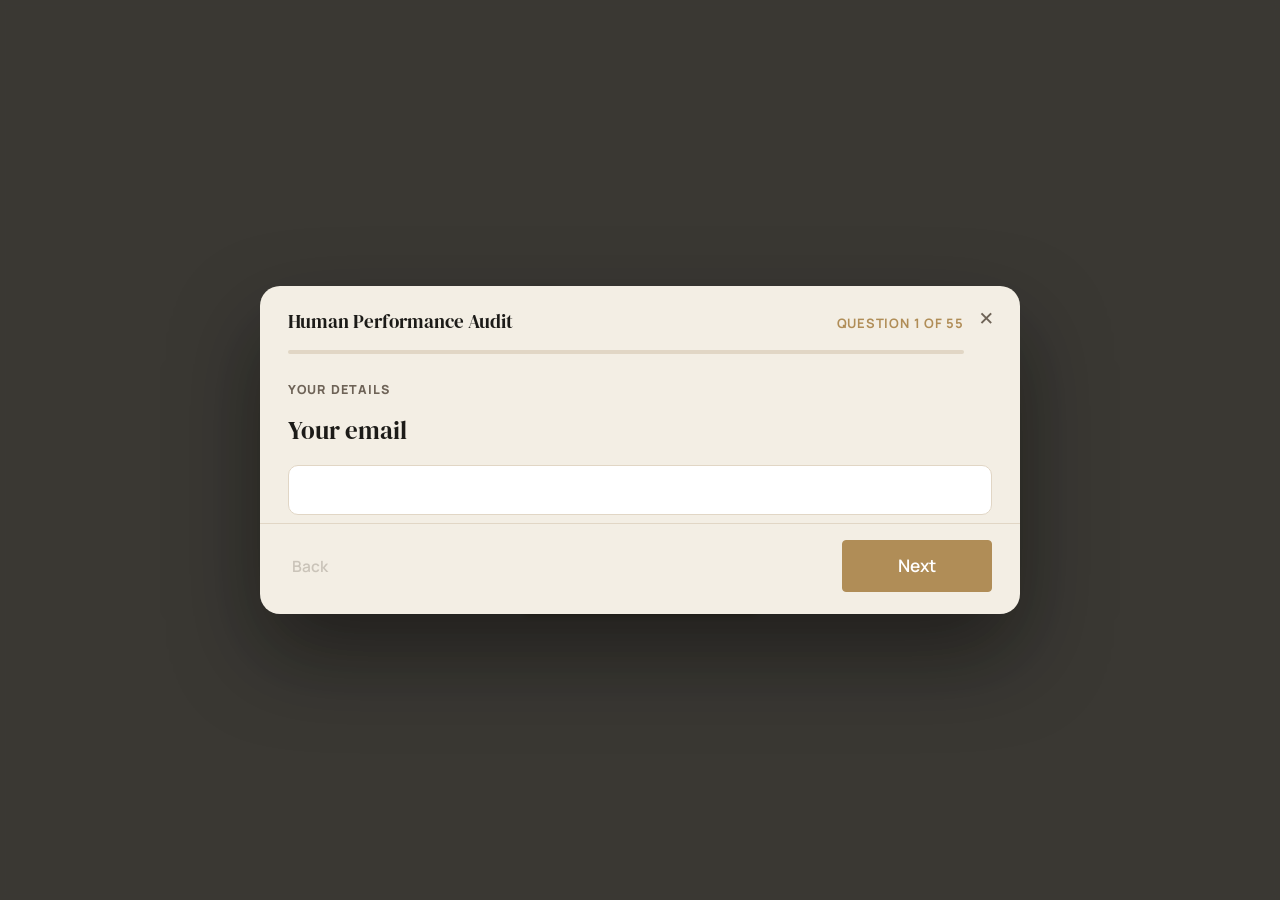
<file: thibault-reset/audit-full/index.html>
<!DOCTYPE html>
<html lang="en">
<head>
<meta charset="UTF-8">
<meta name="viewport" content="width=device-width, initial-scale=1.0">
<title>RESET Blueprint — Full Assessment</title>
<meta name="description" content="The full 55-question assessment behind your written RESET Blueprint.">
<meta name="robots" content="noindex, nofollow">
<link rel="icon" href="/thibault-reset/favicon.ico" sizes="any">
<link rel="icon" type="image/png" sizes="192x192" href="/thibault-reset/favicon-192.png">
<link rel="icon" type="image/png" sizes="96x96" href="/thibault-reset/favicon-96.png">
<link rel="icon" type="image/png" sizes="48x48" href="/thibault-reset/favicon-48.png">
<link rel="icon" type="image/png" sizes="32x32" href="/thibault-reset/favicon-32.png">
<link rel="icon" type="image/png" sizes="16x16" href="/thibault-reset/favicon-16.png">
<link rel="apple-touch-icon" href="/thibault-reset/apple-touch-icon.png">
<!-- noindex keeps this out of search, but the link still gets shared privately,
     so it needs a preview card of its own. -->
<meta property="og:type" content="website">
<meta property="og:url" content="https://soma-roots.com/thibault-reset/audit-full/">
<meta property="og:title" content="RESET Blueprint — Full Assessment">
<meta property="og:description" content="The full 55-question assessment behind your written RESET Blueprint.">
<meta property="og:image" content="https://soma-roots.com/thibault-reset/images/og-audit.jpg">
<meta property="og:image:width" content="1200">
<meta property="og:image:height" content="630">
<meta name="twitter:card" content="summary_large_image">
<meta name="twitter:title" content="RESET Blueprint — Full Assessment">
<meta name="twitter:description" content="The full 55-question assessment behind your written RESET Blueprint.">
<meta name="twitter:image" content="https://soma-roots.com/thibault-reset/images/og-audit.jpg">
<link rel="preconnect" href="https://fonts.googleapis.com">
<link rel="preconnect" href="https://fonts.gstatic.com" crossorigin>
<link href="https://fonts.googleapis.com/css2?family=DM+Serif+Display:ital@0;1&family=Manrope:wght@400;500;600;700;800&family=Montserrat:wght@400&display=swap" rel="stylesheet">
<link rel="stylesheet" href="../css/style.css">
</head>
<body data-audit-auto="full" data-audit-home="../">

<div class="audit-page">
  <a href="../" class="audit-page-logo">
    <span class="nav-logo-icon" data-photo="../images/logos/somaroots-full.png" aria-hidden="true"></span>
    <span class="nav-logo-text">
      <span class="nav-logo-title">RESET</span>
      <span class="nav-logo-sub">by Thibault Postel</span>
    </span>
  </a>
  <h1 class="audit-page-title">Your full assessment</h1>
  <p class="audit-page-sub">55 questions &middot; take your time &middot; this is what your written Blueprint is built from</p>
  <button class="btn btn-gold" type="button" data-audit-open="full">Start the assessment</button>
</div>

<script src="../js/main.js"></script>
<script src="../js/audit.js"></script>
</body>
</html>
</file>
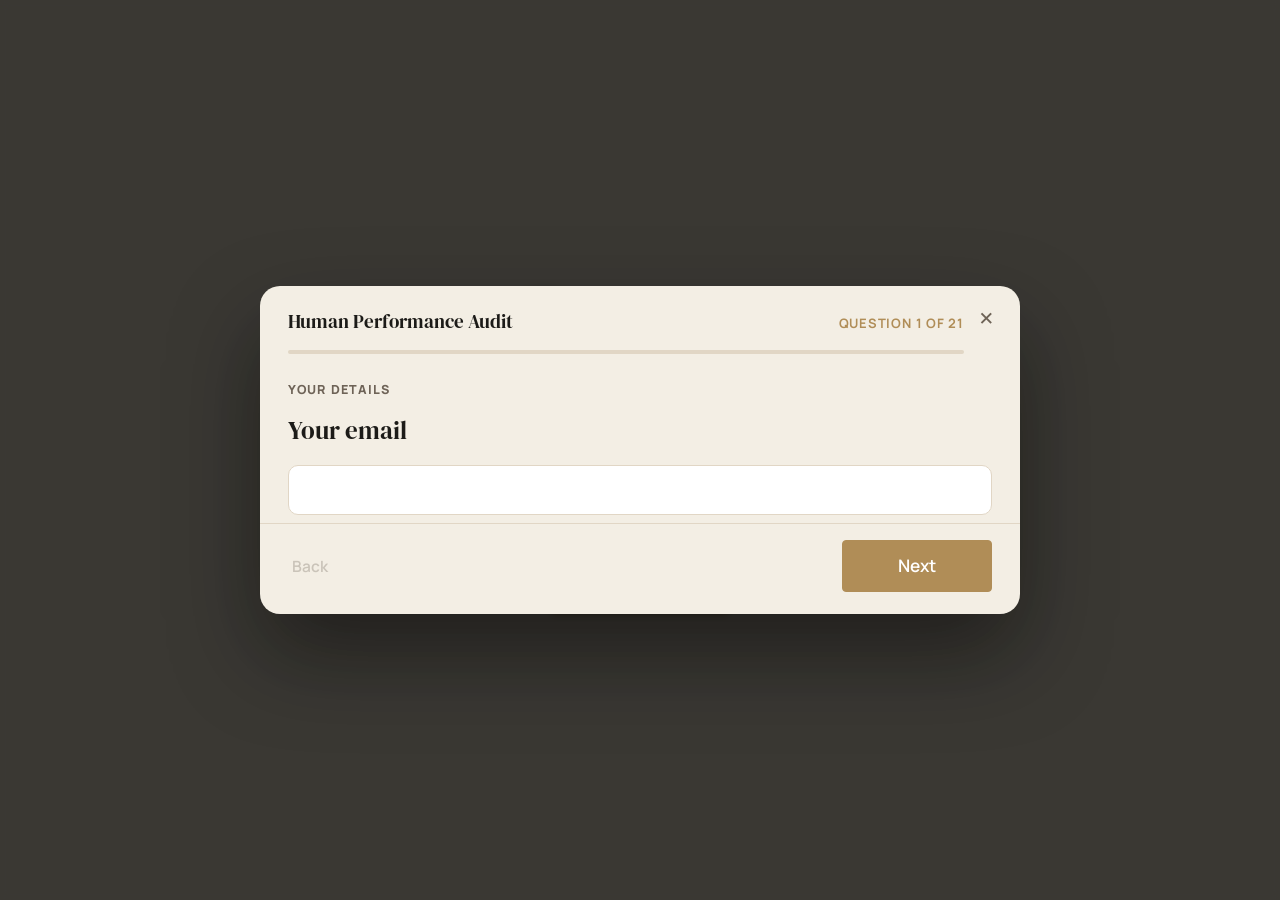
<file: thibault-reset/audit/index.html>
<!DOCTYPE html>
<html lang="en">
<head>
<meta charset="UTF-8">
<meta name="viewport" content="width=device-width, initial-scale=1.0">
<title>Free Human Performance Audit — RESET by Thibault Postel</title>
<meta name="description" content="21 questions, about 3 minutes. Get scored across 9 dimensions: breathing efficiency, autonomic flexibility, stimulus dependence, presence. Then see which one is your real bottleneck.">
<link rel="icon" href="/thibault-reset/favicon.ico" sizes="any">
<link rel="icon" type="image/png" sizes="192x192" href="/thibault-reset/favicon-192.png">
<link rel="icon" type="image/png" sizes="96x96" href="/thibault-reset/favicon-96.png">
<link rel="icon" type="image/png" sizes="48x48" href="/thibault-reset/favicon-48.png">
<link rel="icon" type="image/png" sizes="32x32" href="/thibault-reset/favicon-32.png">
<link rel="icon" type="image/png" sizes="16x16" href="/thibault-reset/favicon-16.png">
<link rel="apple-touch-icon" href="/thibault-reset/apple-touch-icon.png">
<link rel="canonical" href="https://soma-roots.com/thibault-reset/audit/">
<meta property="og:type" content="website">
<meta property="og:url" content="https://soma-roots.com/thibault-reset/audit/">
<meta property="og:title" content="Free Human Performance Audit — 3 minutes, 9 scores">
<meta property="og:description" content="21 questions. Find out whether stress, stimulation and being stuck in your head are actually running your nervous system, and which one to fix first.">
<meta property="og:image" content="https://soma-roots.com/thibault-reset/images/og-audit.jpg">
<meta property="og:image:alt" content="Free Human Performance Audit: 21 questions, 3 minutes, 9 scores.">
<meta property="og:image:width" content="1200">
<meta property="og:image:height" content="630">
<meta name="twitter:card" content="summary_large_image">
<meta name="twitter:title" content="Free Human Performance Audit — 3 minutes, 9 scores">
<meta name="twitter:description" content="21 questions. Find out what is actually keeping your nervous system stuck.">
<meta name="twitter:image" content="https://soma-roots.com/thibault-reset/images/og-audit.jpg">
<link rel="preconnect" href="https://fonts.googleapis.com">
<link rel="preconnect" href="https://fonts.gstatic.com" crossorigin>
<link href="https://fonts.googleapis.com/css2?family=DM+Serif+Display:ital@0;1&family=Manrope:wght@400;500;600;700;800&family=Montserrat:wght@400&display=swap" rel="stylesheet">
<link rel="stylesheet" href="../css/style.css">
</head>
<body data-audit-auto="short" data-audit-home="../">

<div class="audit-page">
  <a href="../" class="audit-page-logo">
    <span class="nav-logo-icon" data-photo="../images/logos/somaroots-full.png" aria-hidden="true"></span>
    <span class="nav-logo-text">
      <span class="nav-logo-title">RESET</span>
      <span class="nav-logo-sub">by Thibault Postel</span>
    </span>
  </a>
  <h1 class="audit-page-title">Human Performance Audit</h1>
  <p class="audit-page-sub">21 questions &middot; about 3 minutes &middot; your 9 scores on screen</p>
  <button class="btn btn-gold" type="button" data-audit-open="short">Start the audit</button>
</div>

<script src="../js/main.js"></script>
<script src="../js/audit.js"></script>
</body>
</html>
</file>
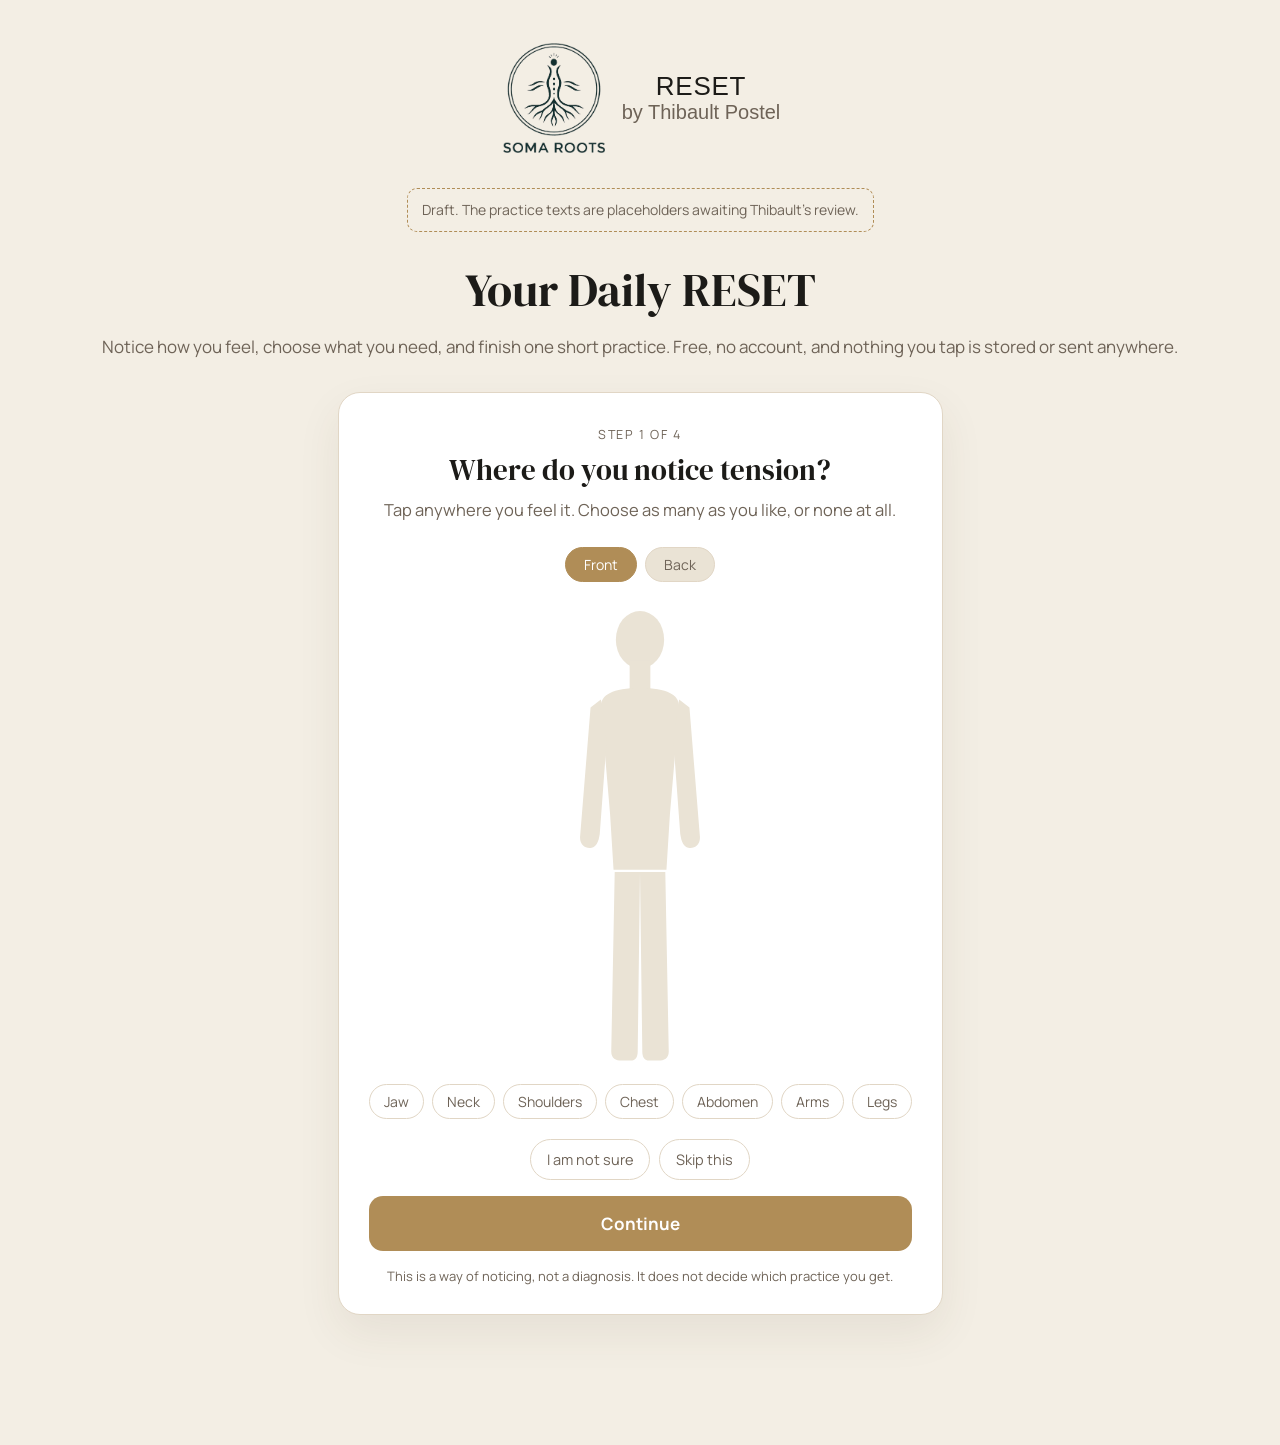
<file: thibault-reset/daily/index.html>
<!DOCTYPE html>
<html lang="en">
<head>
<meta charset="UTF-8">
<meta name="viewport" content="width=device-width, initial-scale=1.0">
<title>Your Daily RESET — Soma Roots</title>
<meta name="description" content="Notice how you feel, choose what you need, and finish one short practice. Free, no account, nothing stored.">
<meta name="robots" content="noindex">
<link rel="icon" href="/thibault-reset/favicon.ico" sizes="any">
<link rel="icon" type="image/png" sizes="192x192" href="/thibault-reset/favicon-192.png">
<link rel="icon" type="image/png" sizes="32x32" href="/thibault-reset/favicon-32.png">
<link rel="apple-touch-icon" href="/thibault-reset/apple-touch-icon.png">
<link rel="preconnect" href="https://fonts.googleapis.com">
<link rel="preconnect" href="https://fonts.gstatic.com" crossorigin>
<link href="https://fonts.googleapis.com/css2?family=DM+Serif+Display:ital@0;1&family=Manrope:wght@400;500;600;700;800&display=swap" rel="stylesheet">
<link rel="stylesheet" href="../css/style.css">
<link rel="stylesheet" href="../css/daily.css">
</head>
<body>

<div class="audit-page">
  <a href="../" class="audit-page-logo">
    <span class="nav-logo-icon" data-photo="../images/logos/somaroots-full.png" aria-hidden="true"></span>
    <span class="nav-logo-text">
      <span class="nav-logo-title">RESET</span>
      <span class="nav-logo-sub">by Thibault Postel</span>
    </span>
  </a>

  <p class="dl-draft">Draft. The practice texts are placeholders awaiting Thibault's review.</p>

  <h1 class="audit-page-title">Your Daily RESET</h1>
  <p class="audit-page-sub">
    Notice how you feel, choose what you need, and finish one short practice.
    Free, no account, and nothing you tap is stored or sent anywhere.
  </p>

  <div id="daily"></div>
</div>

<script src="../js/main.js"></script>
<script src="../js/daily/content-exercises.js"></script>
<script src="../js/daily/content-lisbon.js"></script>
<script src="../js/daily/engine.js"></script>
<script src="../js/daily/bodymap.js"></script>
<script src="../js/daily/player.js"></script>
<script src="../js/daily/app.js"></script>
</body>
</html>
</file>
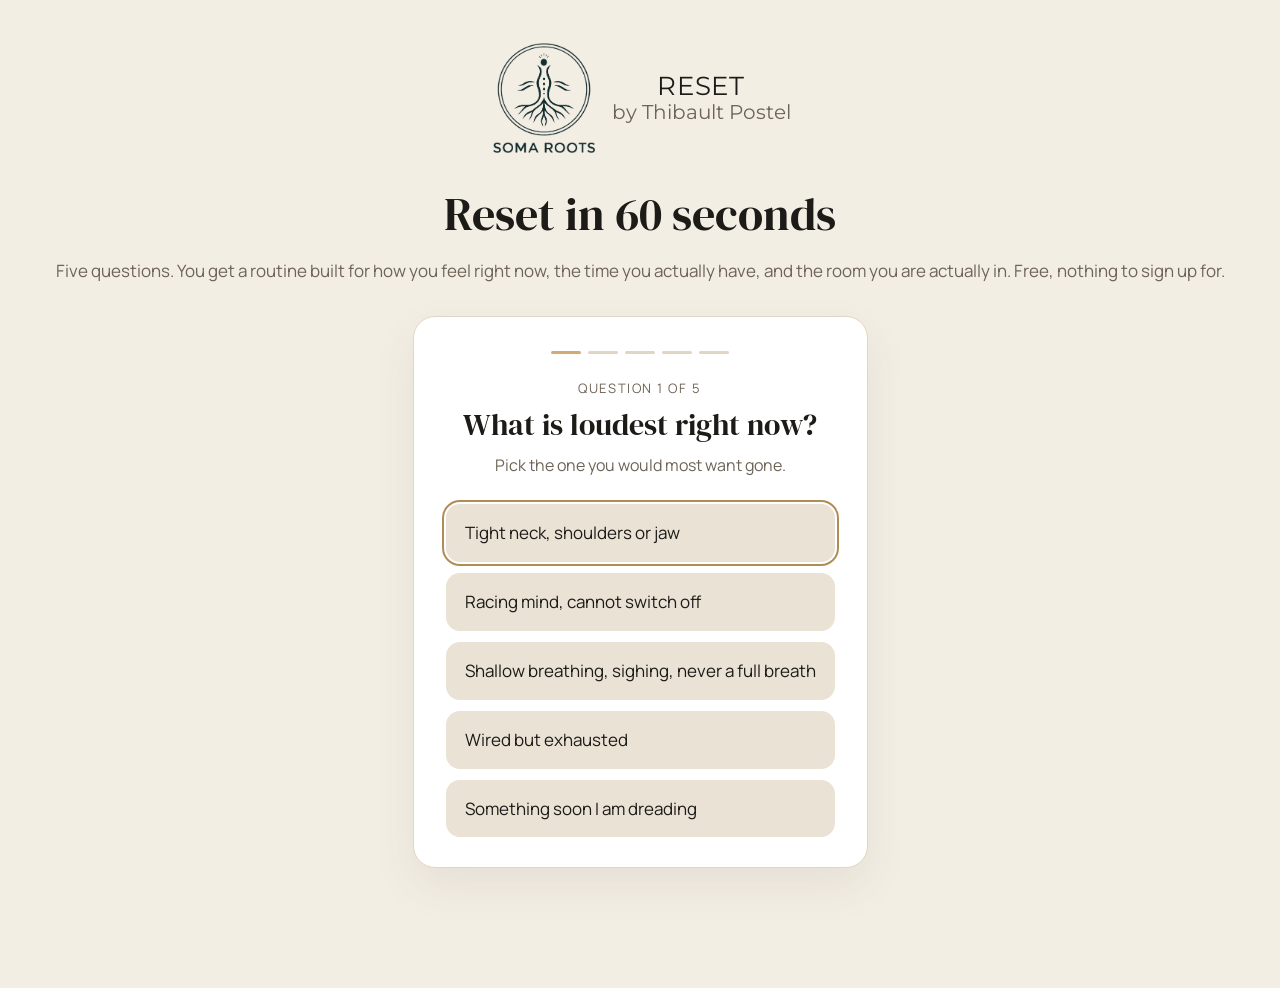
<file: thibault-reset/reset/index.html>
<!DOCTYPE html>
<html lang="en">
<head>
<meta charset="UTF-8">
<meta name="viewport" content="width=device-width, initial-scale=1.0">
<title>Reset in 60 Seconds — RESET by Thibault Postel</title>
<meta name="description" content="Five questions, one minute. Get a nervous system routine built for how you feel right now, how long you have and where you are. Free, no sign-up.">
<link rel="icon" href="/thibault-reset/favicon.ico" sizes="any">
<link rel="icon" type="image/png" sizes="192x192" href="/thibault-reset/favicon-192.png">
<link rel="icon" type="image/png" sizes="96x96" href="/thibault-reset/favicon-96.png">
<link rel="icon" type="image/png" sizes="48x48" href="/thibault-reset/favicon-48.png">
<link rel="icon" type="image/png" sizes="32x32" href="/thibault-reset/favicon-32.png">
<link rel="icon" type="image/png" sizes="16x16" href="/thibault-reset/favicon-16.png">
<link rel="apple-touch-icon" href="/thibault-reset/apple-touch-icon.png">
<link rel="canonical" href="https://soma-roots.com/thibault-reset/reset/">
<meta property="og:type" content="website">
<meta property="og:url" content="https://soma-roots.com/thibault-reset/reset/">
<meta property="og:title" content="Reset in 60 Seconds — a routine built for right now">
<meta property="og:description" content="Five questions. One minute. A nervous system routine that fits the time you actually have and the room you are actually in.">
<meta property="og:image" content="https://soma-roots.com/thibault-reset/images/og-audit.jpg">
<meta property="og:image:alt" content="Reset in 60 seconds: five questions, one personalised routine.">
<meta property="og:image:width" content="1200">
<meta property="og:image:height" content="630">
<meta name="twitter:card" content="summary_large_image">
<meta name="twitter:title" content="Reset in 60 Seconds">
<meta name="twitter:description" content="Five questions, one minute, a routine built for how you feel right now.">
<meta name="twitter:image" content="https://soma-roots.com/thibault-reset/images/og-audit.jpg">
<link rel="preconnect" href="https://fonts.googleapis.com">
<link rel="preconnect" href="https://fonts.gstatic.com" crossorigin>
<link href="https://fonts.googleapis.com/css2?family=DM+Serif+Display:ital@0;1&family=Manrope:wght@400;500;600;700;800&family=Montserrat:wght@400&display=swap" rel="stylesheet">
<link rel="stylesheet" href="../css/style.css">
</head>
<body>

<div class="audit-page">
  <a href="../" class="audit-page-logo">
    <span class="nav-logo-icon" data-photo="../images/logos/somaroots-full.png" aria-hidden="true"></span>
    <span class="nav-logo-text">
      <span class="nav-logo-title">RESET</span>
      <span class="nav-logo-sub">by Thibault Postel</span>
    </span>
  </a>

  <h1 class="audit-page-title">Reset in 60 seconds</h1>
  <p class="audit-page-sub">
    Five questions. You get a routine built for how you feel right now, the time
    you actually have, and the room you are actually in. Free, nothing to sign up for.
  </p>

  <div id="rx" class="rx"></div>
</div>

<script src="../js/main.js"></script>
<script src="../js/reset.js"></script>
</body>
</html>
</file>
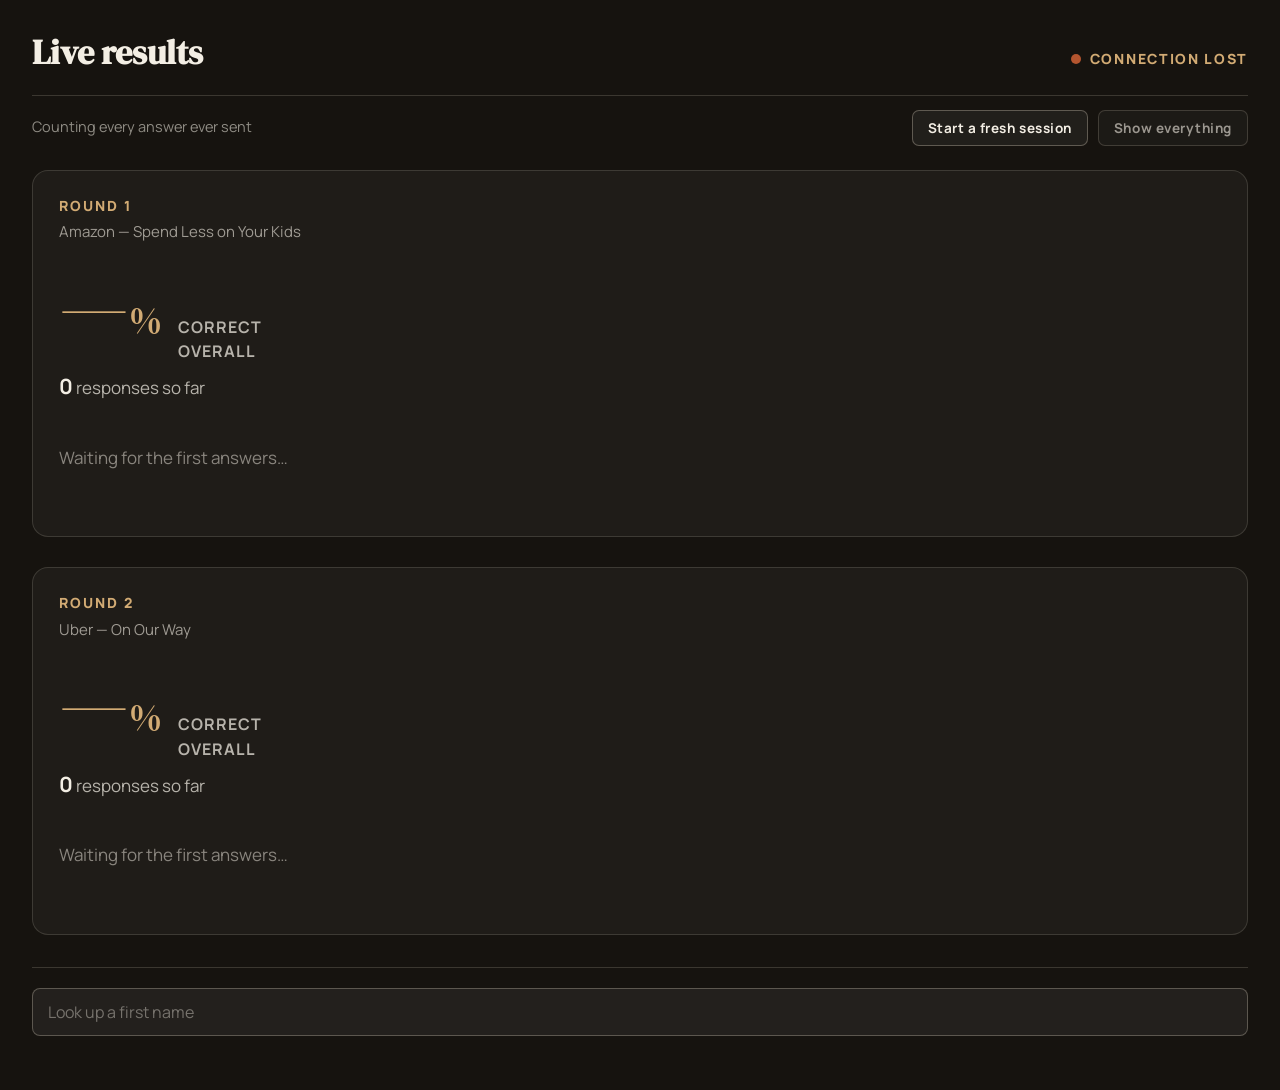
<file: thibault-reset/quizz-vid/results/index.html>
<!DOCTYPE html>
<html lang="en">
<head>
<meta charset="UTF-8">
<meta name="viewport" content="width=device-width, initial-scale=1.0">
<title>Live results — Workshop Quiz</title>
<meta name="robots" content="noindex, nofollow">
<link rel="icon" href="/thibault-reset/favicon.ico" sizes="any">
<link rel="preconnect" href="https://fonts.googleapis.com">
<link rel="preconnect" href="https://fonts.gstatic.com" crossorigin>
<link href="https://fonts.googleapis.com/css2?family=DM+Serif+Display&family=Manrope:wght@400;600;700;800&display=swap" rel="stylesheet">
<link rel="stylesheet" href="../quizz.css">
</head>
<body>

<div class="qv-setup" id="qvSetup" style="display:none">
  <h2>Supabase is not configured yet</h2>
  <p>Open <code>thibault-reset/quizz-vid/config.js</code> and paste your project URL
  and anon public key. Until then, nothing can be stored or displayed.</p>
</div>

<main class="qv-dash">
  <div class="qv-dash-top">
    <h1 class="qv-dash-title">Live results</h1>
    <div class="qv-live" id="qvLive">
      <span class="qv-live-dot"></span><span class="qv-live-text">live</span>
    </div>
  </div>

  <div class="qv-session">
    <span class="qv-scope" id="qvScope"></span>
    <span class="qv-session-btns">
      <button type="button" class="qv-mini" id="qvNewSession">Start a fresh session</button>
      <button type="button" class="qv-mini ghost" id="qvShowAll">Show everything</button>
    </span>
  </div>

  <div class="qv-rounds" id="qvRounds"></div>

  <div class="qv-lookup">
    <div class="qv-lookup-row">
      <input type="text" id="qvLookupInput" placeholder="Look up a first name" autocomplete="off">
    </div>
    <div class="qv-lookup-out" id="qvLookupOut"></div>
  </div>
</main>

<script src="../config.js"></script>
<script src="../results.js"></script>
</body>
</html>
</file>
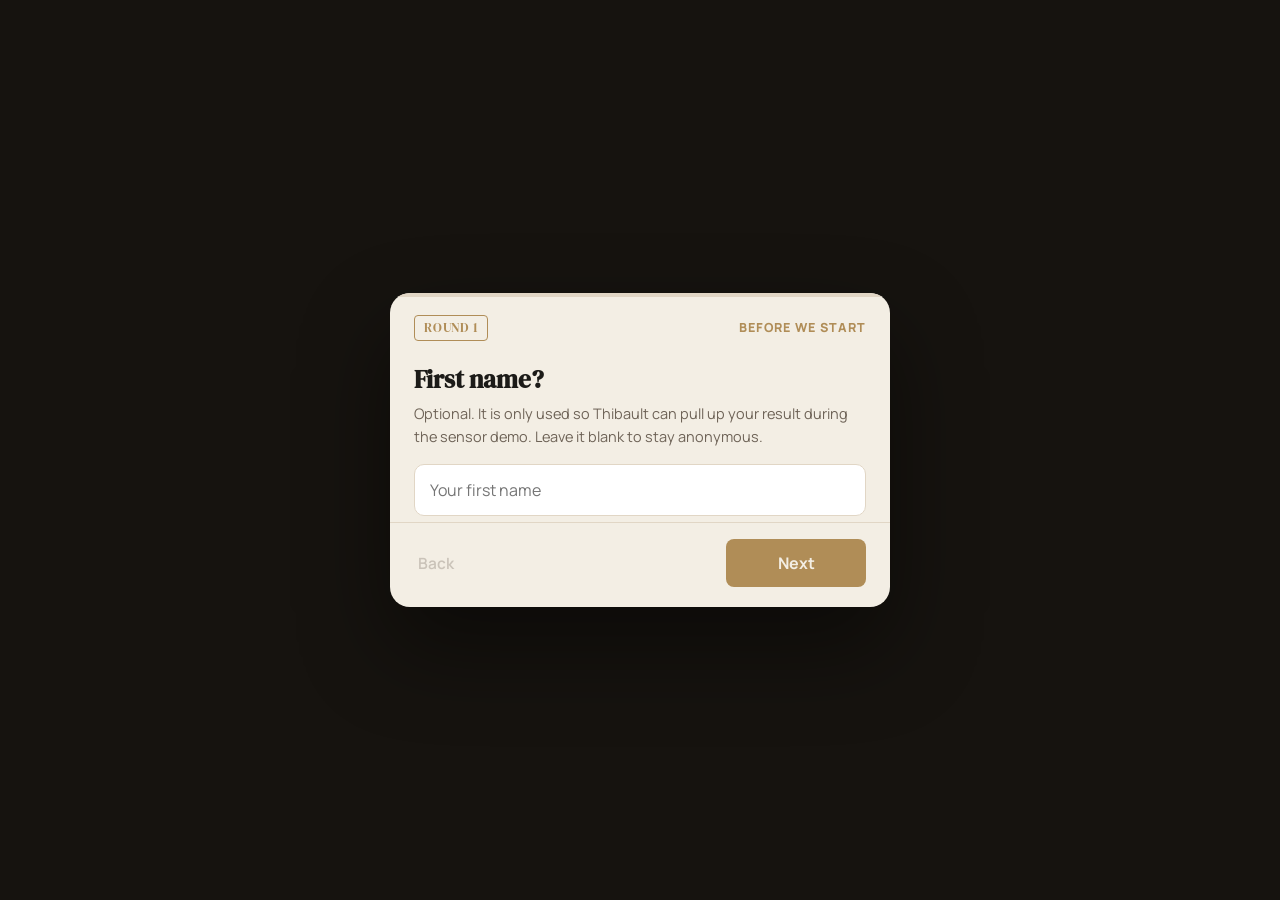
<file: thibault-reset/quizz-vid/round-1/index.html>
<!DOCTYPE html>
<html lang="en">
<head>
<meta charset="UTF-8">
<meta name="viewport" content="width=device-width, initial-scale=1.0, viewport-fit=cover">
<title>Round 1 — Workshop Quiz</title>
<meta name="robots" content="noindex, nofollow">
<link rel="icon" href="/thibault-reset/favicon.ico" sizes="any">
<link rel="preconnect" href="https://fonts.googleapis.com">
<link rel="preconnect" href="https://fonts.gstatic.com" crossorigin>
<link href="https://fonts.googleapis.com/css2?family=DM+Serif+Display&family=Manrope:wght@400;600;700;800&display=swap" rel="stylesheet">
<link rel="stylesheet" href="../quizz.css">
</head>
<body data-round="1">
<main class="qv-stage" id="qv"></main>
<script src="../config.js"></script>
<script src="../quizz.js"></script>
</body>
</html>
</file>
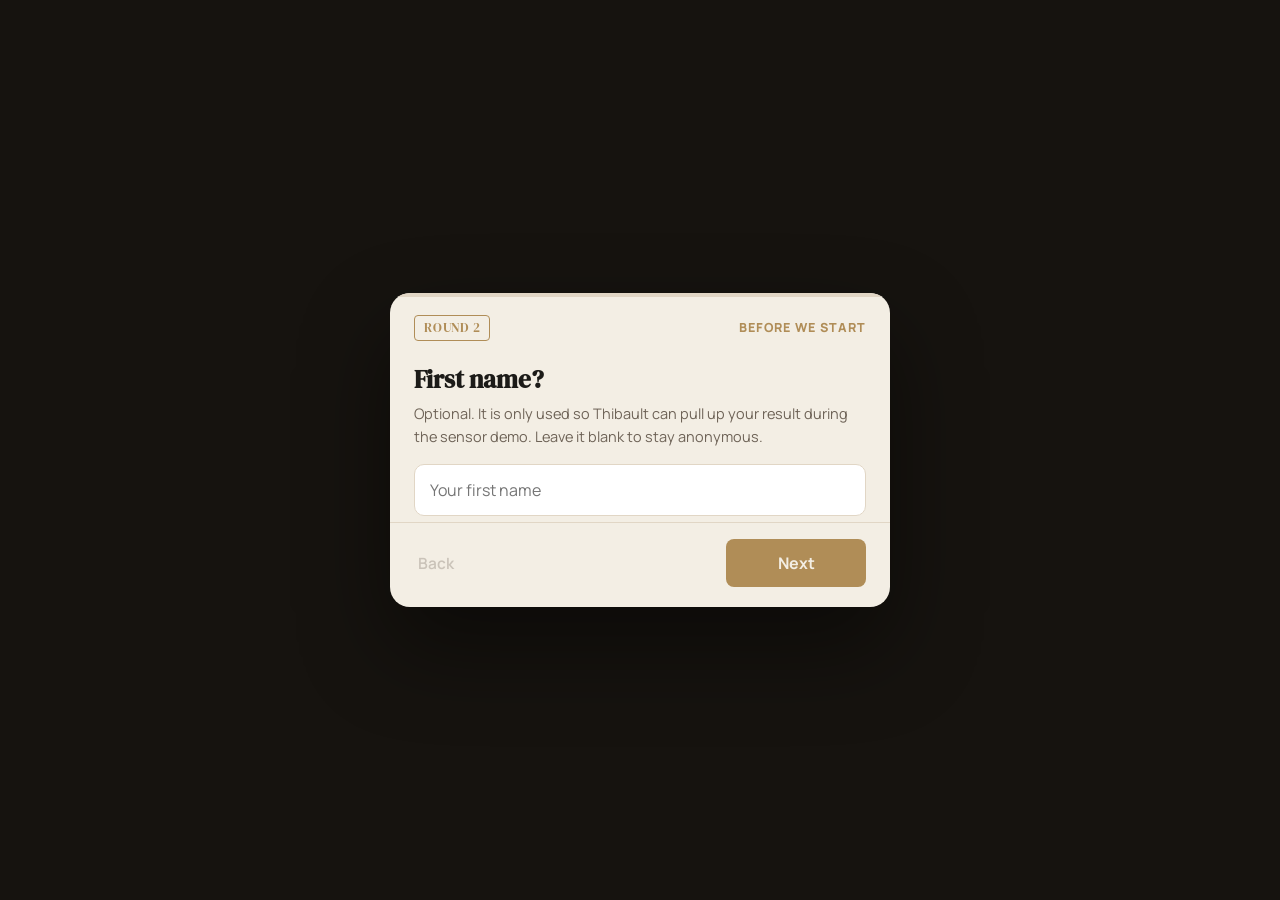
<file: thibault-reset/quizz-vid/round-2/index.html>
<!DOCTYPE html>
<html lang="en">
<head>
<meta charset="UTF-8">
<meta name="viewport" content="width=device-width, initial-scale=1.0, viewport-fit=cover">
<title>Round 2 — Workshop Quiz</title>
<meta name="robots" content="noindex, nofollow">
<link rel="icon" href="/thibault-reset/favicon.ico" sizes="any">
<link rel="preconnect" href="https://fonts.googleapis.com">
<link rel="preconnect" href="https://fonts.gstatic.com" crossorigin>
<link href="https://fonts.googleapis.com/css2?family=DM+Serif+Display&family=Manrope:wght@400;600;700;800&display=swap" rel="stylesheet">
<link rel="stylesheet" href="../quizz.css">
</head>
<body data-round="2">
<main class="qv-stage" id="qv"></main>
<script src="../config.js"></script>
<script src="../quizz.js"></script>
</body>
</html>
</file>
<file: thibault-reset/css/style.css>
/* ============================================================
   Thibault Postel — RESET site
   Palette, typography and layout per spec
   ============================================================ */

:root {
  --bg: #F3EEE4;
  --bg-alt: #EAE3D5;
  --text: #1C1B18;
  --text-secondary: #6E6357;
  --gold: #B08D57;
  --gold-light: #D2AB74;
  --brown-deep: #4A3B2C;
  --border: #E1D6C5;
  --cream: #F3EEE4;
  --white: #FFFFFF;

  --font-serif: 'DM Serif Display', Georgia, serif;
  --font-sans: 'Manrope', -apple-system, BlinkMacSystemFont, sans-serif;

  --transition-fast: 0.18s ease;
  --transition-med: 0.3s ease;
}

* { box-sizing: border-box; }
html {
  scroll-behavior: smooth;
  -webkit-text-size-adjust: 100%;
  text-size-adjust: 100%;
}
body {
  margin: 0;
  overflow-x: hidden;
  font-family: var(--font-sans);
  color: var(--text);
  background: var(--bg);
  line-height: 1.6;
  -webkit-font-smoothing: antialiased;
}

h1, h2, h3, h4 {
  font-family: var(--font-serif);
  font-weight: 400;
  margin: 0 0 0.5em;
  line-height: 1.15;
}

p { margin: 0 0 1em; }
a { text-decoration: none; color: inherit; }
ul { list-style: none; margin: 0; padding: 0; }
button { font-family: inherit; cursor: pointer; }

.container {
  max-width: 1180px;
  margin: 0 auto;
  padding: 0 24px;
}
.container-narrow { max-width: 760px; }
.center-text { text-align: center; }

/* ---------- section rhythm ---------- */
.section {
  padding: 42px 0 102px;
}
.bg-light { background: var(--bg); }
.bg-alt { background: var(--bg-alt); }
.bg-dark { background: var(--brown-deep); color: var(--cream); }

.section-title {
  color: var(--gold);
  font-size: clamp(30.8px, 4vw, 46.2px);
  text-align: center;
  margin-bottom: 30px;
}
.section-title-onlight { color: var(--gold-light); }

.section-subtitle {
  text-align: center;
  color: var(--text-secondary);
  font-size: 19.6px;
  max-width: 560px;
  margin: 0 auto 40px;
}
.section-subtitle-onlight {
  text-align: center;
  color: var(--border);
  font-size: 19.6px;
  max-width: 560px;
  margin: 0 auto 40px;
  opacity: 0.85;
}

.eyebrow-title {
  font-family: var(--font-sans);
  font-weight: 700;
  letter-spacing: 0.14em;
  text-transform: uppercase;
  font-size: 14.3px;
  color: var(--gold);
  text-align: center;
  margin-bottom: 28px;
}
.eyebrow-title.centered { margin-bottom: 6px; }
.hero-eyebrow { margin-bottom: 14px; }

.micro-note {
  text-align: center;
  color: var(--text-secondary);
  font-size: 15px;
  margin-top: 32px;
}

/* ---------- buttons ---------- */
.btn {
  display: inline-flex;
  align-items: center;
  justify-content: center;
  gap: 8px;
  padding: 14px 28px;
  border-radius: 4px;
  font-weight: 600;
  font-size: 17.3px;
  border: 1.5px solid transparent;
  transition: background var(--transition-med), color var(--transition-med), border-color var(--transition-med);
  white-space: normal;
  text-align: center;
  line-height: 1.3;
}
.btn-gold {
  background: var(--gold);
  color: #FFFFFF;
  border-color: var(--gold);
}
.btn-gold:hover {
  background: #FFFFFF;
  color: var(--gold);
  border-color: var(--gold);
}
.btn-gold-outline {
  background: transparent;
  color: var(--gold);
  border-color: var(--gold);
}
.btn-gold-outline:hover {
  background: var(--gold);
  color: #FFFFFF;
}

/* ============================================================
   NAV
   ============================================================ */
.site-nav {
  position: sticky;
  top: 0;
  z-index: 100;
  background: rgba(243, 238, 228, 0.92);
  backdrop-filter: blur(8px);
  border-bottom: 1px solid var(--border);
}
.nav-inner {
  max-width: 1180px;
  margin: 0 auto;
  padding: 16px 24px;
  display: flex;
  align-items: center;
  justify-content: space-between;
}
.nav-logo {
  display: flex;
  align-items: center;
  gap: 14px;
  color: var(--text);
}
.nav-logo-icon {
  width: 108px;
  height: auto;
  aspect-ratio: 579 / 622;
  background-size: contain;
  background-repeat: no-repeat;
  background-position: center;
  flex-shrink: 0;
}
.nav-logo-text {
  display: flex;
  flex-direction: column;
  line-height: 1.15;
}
.nav-logo-title {
  font-family: 'Montserrat', sans-serif;
  font-weight: 400;
  font-size: 26px;
  letter-spacing: 0.03em;
  color: var(--text);
}
.nav-logo-sub {
  font-family: 'Montserrat', sans-serif;
  font-weight: 400;
  font-size: 20px;
  color: var(--text-secondary);
}
.nav-links {
  display: flex;
  align-items: center;
  gap: 32px;
}
.nav-links a:not(.btn) {
  font-weight: 600;
  font-size: 17.3px;
  color: var(--text);
  transition: color var(--transition-fast);
}
.nav-links a:not(.btn):hover { color: var(--gold); }
.nav-cta { padding: 10px 22px; font-size: 16.2px; }

/* Language switch. Deliberately smaller than the nav links so adding it
   cannot grow the bar. */
.nav-links a.nav-lang {
  font-size: 13.5px;
  font-weight: 700;
  letter-spacing: 0.08em;
  padding: 5px 10px;
  border: 1px solid var(--border);
  border-radius: 6px;
  color: var(--text-secondary);
  transition: color var(--transition-fast), border-color var(--transition-fast);
}
.nav-links a.nav-lang:hover { color: var(--gold); border-color: var(--gold); }
.nav-mobile a.nav-lang-mobile { color: var(--text-secondary); }

.nav-burger {
  display: none;
  background: none;
  border: none;
  color: var(--text);
  padding: 4px;
}

.nav-mobile {
  display: none;
  flex-direction: column;
  gap: 4px;
  padding: 8px 24px 24px;
  background: var(--bg);
  border-bottom: 1px solid var(--border);
}
.nav-mobile a:not(.btn) {
  padding: 14px 4px;
  font-weight: 600;
  border-bottom: 1px solid var(--border);
  color: var(--text);
}
.nav-mobile a:not(.btn):hover { color: var(--gold); }
.nav-cta-mobile { margin-top: 16px; }
.site-nav.mobile-open .nav-mobile { display: flex; }

@media (max-width: 768px) {
  .nav-links { display: none; }
  .nav-burger { display: block; }
  .nav-inner { padding: 10px 20px; }
  .nav-logo { gap: 10px; }
  .nav-logo-icon { width: 56px; }
  .nav-logo-title { font-size: 19px; }
  .nav-logo-sub { font-size: 14px; }
}

/* ============================================================
   HERO
   ============================================================ */
.hero {
  position: relative;
  min-height: 92vh;
  display: flex;
  align-items: center;
  justify-content: center;
  overflow: hidden;
  color: var(--cream);
  background: #171310;
}
.hero-media {
  position: absolute;
  inset: 0;
  z-index: 0;
  background:
    radial-gradient(circle at 30% 20%, rgba(178,141,87,0.2), transparent 55%),
    linear-gradient(160deg, #2c2620 0%, #1c1b18 55%, #33291c 100%);
}
.hero-video {
  position: absolute;
  inset: 0;
  width: 100%;
  height: 100%;
  object-fit: cover;
  filter: brightness(0.58) contrast(0.92);
  display: none;
}
.hero-video-desktop { display: block; }
.hero-overlay {
  position: absolute;
  inset: 0;
  background: rgba(0,0,0,0.55);
  z-index: 1;
}
.hero-content {
  position: relative;
  z-index: 2;
  text-align: center;
  max-width: 760px;
  padding: 0 24px;
  display: flex;
  flex-direction: column;
  align-items: center;
}
.hero-eyebrow { text-align: center; margin-bottom: 18px; font-size: 15.7px; }
.hero-problem {
  font-family: var(--font-serif);
  font-size: clamp(28px, 3.6vw, 40px);
  line-height: 1.25;
  color: var(--cream);
  margin: 0 0 20px;
  text-align: center;
}
.hero-divider {
  width: 42px;
  height: 2px;
  background: var(--gold);
  margin: 0 auto 22px;
}
.hero-title {
  font-size: clamp(37.4px, 6vw, 70.4px);
  line-height: 1.15;
  color: var(--cream);
  margin: 0 0 26px;
  text-align: center;
}
.hero-subtitle {
  font-family: var(--font-sans);
  font-size: clamp(18.5px, 2.2vw, 23.1px);
  color: var(--cream);
  max-width: 540px;
  margin: 0 auto 32px;
  font-weight: 500;
  text-align: center;
}
.accent-light { color: var(--gold-light); }
.hero-cta { padding: 16px 34px; }

@media (max-width: 900px) {
  .hero-video-desktop { display: none; }
  .hero-video-mobile { display: block; }
}

@media (max-width: 600px) {
  /* vh on a phone measures the viewport with the address bar hidden, so the
     CTA ended up behind it. svh measures what is actually on screen; browsers
     without svh keep the 92vh above. */
  .hero { min-height: 86svh; }
  .hero-eyebrow { font-size: 14.5px; margin-bottom: 12px; }
  .hero-problem { font-size: 23.5px; margin-bottom: 18px; }
  .hero-divider { margin-bottom: 18px; }
  .hero-title { font-size: 32px; margin-bottom: 18px; }
  .hero-subtitle { font-size: 17px; margin-bottom: 26px; }
  .hero-cta { padding: 15px 26px; }
}

/* ============================================================
   SOUND FAMILIAR / PROBLEM CARDS + REAL PRESENCE CARDS
   ============================================================ */
.card-grid {
  display: grid;
  gap: 24px;
}
.connector-line {
  text-align: center;
  margin-top: 36px;
  font-family: var(--font-serif);
  font-size: 24.3px;
  color: var(--text);
  max-width: 620px;
  margin-left: auto;
  margin-right: auto;
}
.connector-lead {
  display: inline-block;
  margin-bottom: 4px;
  font-family: var(--font-sans);
  font-size: 16.3px;
  color: var(--text-secondary);
}

/* ---------- "Sound familiar?" phone mockup ---------- */
#sound-familiar .section-subtitle { font-size: 20.6px; }

.phone-wrap {
  display: flex;
  justify-content: center;
  margin-top: 48px;
}
.phone-shell {
  width: 315px;
  background: #1C1B18;
  border-radius: 44px;
  padding: 12.6px;
  box-shadow: 0 30px 60px rgba(28,27,24,0.28), 0 4px 14px rgba(28,27,24,0.18);
  position: relative;
}
.phone-notch {
  position: absolute;
  top: 12.6px;
  left: 50%;
  transform: translateX(-50%);
  width: 88px;
  height: 23px;
  background: #1C1B18;
  border-radius: 14.7px;
  z-index: 2;
}
.phone-screen {
  position: relative;
  background: var(--bg);
  border-radius: 34px;
  overflow: hidden;
  padding: 40px 17px 21px;
  min-height: 441px;
  display: flex;
  flex-direction: column;
}
.phone-statusbar {
  display: flex;
  justify-content: center;
  font-size: 12.6px;
  font-weight: 700;
  color: var(--text);
  padding-bottom: 12.6px;
}
.thread {
  display: flex;
  flex-direction: column;
  gap: 7.4px;
}
.msg-row { display: flex; justify-content: flex-end; }
.bubble-me {
  background: var(--gold);
  color: #fff;
  padding: 9.5px 14.7px;
  border-radius: 17px 17px 4px 17px;
  font-size: 14.7px;
  line-height: 1.4;
  max-width: 80%;
}
.msg-short { display: none; }
.msg-time {
  text-align: center;
  font-size: 11px;
  color: var(--text-secondary);
  opacity: 0.7;
  margin: 2px 0 4px;
}
.answer-row {
  display: flex;
  align-items: flex-start;
  gap: 7.4px;
  margin-top: 17px;
}
.answer-dot { font-size: 11.6px; margin-top: 8px; flex-shrink: 0; }
.bubble-answer {
  background: #fff;
  border: 1px solid var(--border);
  color: var(--text);
  padding: 12.6px 15.8px;
  border-radius: 4px 17px 17px 17px;
  font-family: var(--font-serif);
  font-size: 16.3px;
  line-height: 1.4;
  box-shadow: 0 10px 24px rgba(74,59,44,0.08);
}
.bubble-answer strong {
  color: var(--gold);
  font-weight: 600;
  font-family: var(--font-sans);
  font-size: 11px;
  letter-spacing: 0.06em;
  text-transform: uppercase;
  display: block;
  margin-bottom: 4px;
}
.sf-reveal { opacity: 0; transform: translateY(10px); transition: opacity 0.45s ease, transform 0.45s ease; }
.sf-reveal.visible { opacity: 1; transform: translateY(0); }

@media (max-width: 640px) {
  .phone-shell { width: 290px; }
  .phone-screen { min-height: 0; padding: 32px 14px 16px; }
  .msg-full { display: none; }
  .msg-short { display: inline; }
}

/* ---------- physical signs pool ---------- */
.signs-hint {
  text-align: center;
  font-size: 15.5px;
  font-weight: 600;
  color: var(--text-secondary);
  margin: -8px 0 22px;
}
.signs-count { color: var(--gold); font-weight: 700; }
.signs-pool {
  display: flex;
  flex-wrap: wrap;
  justify-content: center;
  gap: 12px;
  max-width: 900px;
  margin: 0 auto;
}
.sign-pill {
  display: inline-block;
  padding: 10px 18px;
  border-radius: 999px;
  border: 1px solid var(--border);
  background: var(--white);
  font-family: inherit;
  font-size: 16.2px;
  font-weight: 600;
  color: var(--text);
  cursor: pointer;
  transition: background var(--transition-med), color var(--transition-med), border-color var(--transition-med), opacity 0.5s ease, transform 0.5s ease;
}
.sign-pill:hover { background: var(--brown-deep); color: var(--gold); }
.sign-pill.selected {
  background: var(--gold);
  border-color: var(--gold);
  color: var(--white);
}
.sign-pill.selected:hover { background: var(--brown-deep); color: var(--gold); }
.sign-pill.pill-disabled {
  opacity: 0.4;
  cursor: not-allowed;
}
.sign-pill.pill-disabled:hover { background: var(--white); color: var(--text); }
.sign-pill.pill-reveal { opacity: 0; transform: translateY(8px) scale(0.94); }
.sign-pill.pill-reveal.visible { opacity: 1; transform: translateY(0) scale(1); }

/* ---------- what presence looks like ---------- */
.presence-examples-grid {
  grid-template-columns: repeat(2, 1fr);
}
.presence-example {
  background: var(--white);
  border: 1px solid var(--border);
  border-radius: 12px;
  padding: 28px 26px;
}
.presence-example h4 {
  font-family: var(--font-sans);
  font-weight: 800;
  font-size: 19px;
  color: var(--gold);
  margin: 0 0 8px;
}
.presence-example p {
  margin: 0;
  font-size: 18px;
  color: var(--text);
}

/* ============================================================
   THREE LEVERS / METHOD
   ============================================================ */
.levers-grid {
  grid-template-columns: repeat(3, 1fr);
  align-items: stretch;
}
.lever-card {
  background: var(--white);
  border: 1px solid var(--border);
  border-radius: 12px;
  padding: 32px 28px;
}
.lever-featured {
  background: var(--brown-deep);
  color: var(--cream);
  border-color: var(--brown-deep);
}
.lever-head {
  display: flex;
  align-items: center;
  gap: 10px;
  margin-bottom: 14px;
}
.lever-icon { color: var(--gold); flex-shrink: 0; }
.lever-label {
  font-weight: 700;
  font-size: 14.3px;
  letter-spacing: 0.12em;
  color: var(--gold);
}
.lever-card h3 {
  font-family: var(--font-sans);
  font-weight: 800;
  font-size: 22px;
  margin-bottom: 18px;
}
.lever-featured h3 { color: var(--cream); }
.lever-card p {
  font-size: 17.3px;
  color: var(--text);
  margin: 0;
}
.lever-featured p { color: var(--cream); opacity: 0.92; }

/* ============================================================
   TOOLS MENTION
   ============================================================ */
#tools-mention .eyebrow-title { font-size: 17.3px; }
.tools-mention-grid {
  display: grid;
  grid-template-columns: repeat(2, 1fr);
  gap: 38.5px;
  max-width: 968px;
  margin: 0 auto;
}
.tool-mention-item { text-align: center; }
.tool-mention-item h4 {
  font-family: var(--font-sans);
  font-weight: 700;
  font-size: 22.7px;
  margin: 16px 0 14px;
}
.tool-mention-item p {
  font-size: 20.4px;
  color: var(--text-secondary);
}
.photo-placeholder-box {
  position: relative;
  aspect-ratio: 4/3;
  border-radius: 10px;
  background: linear-gradient(135deg, #dfd6c4, #cdbfa2);
  background-size: cover;
  background-position: center;
  border: 1px solid var(--border);
  display: flex;
  align-items: flex-end;
  justify-content: flex-end;
  padding: 10px;
}
.photo-placeholder-box .photo-tag {
  position: static;
  color: rgba(28,27,24,0.45);
}
.photo-placeholder-box.has-photo .photo-tag { display: none; }
.photo-placeholder-box.has-photo {
  background-color: transparent;
  background-image: none;
  background-size: contain;
  background-repeat: no-repeat;
  background-position: center;
  border-color: transparent;
}
/* ---------- portrait ---------- */
.portrait-circle {
  width: 380px;
  height: 380px;
  border-radius: 50%;
  margin: 0 auto 24px;
  border: 2px solid var(--gold);
  background: linear-gradient(135deg, #dfd6c4, #cdbfa2);
  background-size: cover;
  background-position: center top;
  display: flex;
  align-items: center;
  justify-content: center;
}
@media (max-width: 600px) {
  .portrait-circle { width: 260px; height: 260px; }
}
.portrait-fallback {
  font-family: var(--font-serif);
  font-size: 30px;
  color: var(--brown-deep);
}
.portrait-circle.has-photo .portrait-fallback { display: none; }

/* ============================================================
   EVERYTHING THAT SUPPORTS THE JOURNEY — floating still life
   ============================================================ */
.float-hint {
  text-align: center;
  color: var(--border);
  opacity: 0.75;
  font-size: 14.7px;
  font-style: italic;
  margin: -8px 0 24px;
}
.float-stage {
  position: relative;
  height: 680px;
  max-width: 900px;
  margin: 0 auto;
}
.float-object {
  position: absolute;
  width: 170px;
  height: 125px;
  transform: translate(-50%, -50%);
  border-radius: 14px;
  background: #241f18;
  border: 1px solid rgba(178,141,87,0.35);
  display: flex;
  align-items: center;
  justify-content: center;
  color: var(--gold);
  cursor: pointer;
  overflow: hidden;
  transition: width var(--transition-med), height var(--transition-med), left var(--transition-med), top var(--transition-med), border-radius var(--transition-med);
  animation: drift 6s ease-in-out infinite;
  z-index: 1;
}
.float-object::after {
  content: "";
  position: absolute;
  inset: 0;
  background: linear-gradient(0deg, rgba(0,0,0,0.9) 0%, rgba(0,0,0,0.78) 26%, rgba(0,0,0,0) 56%);
  opacity: 0;
  transition: opacity var(--transition-med);
}
.float-object .float-icon { width: 46px; height: 46px; transition: opacity var(--transition-med); }
.float-object .float-info {
  position: absolute;
  left: 16px;
  right: 16px;
  bottom: 12px;
  z-index: 2;
  opacity: 0;
  transform: translateY(6px);
  transition: opacity var(--transition-med), transform var(--transition-med);
}
.float-object .float-info .fi-name {
  font-weight: 700;
  color: var(--gold);
  font-size: 15.4px;
  display: block;
  margin-bottom: 2px;
}
.float-object .float-info .fi-desc {
  font-size: 13.9px;
  color: var(--cream);
  display: block;
  margin-bottom: 6px;
  line-height: 1.35;
}
.float-object .float-info .fi-badge {
  display: inline-block;
  font-size: 11px;
  font-weight: 700;
  letter-spacing: 0.05em;
  text-transform: uppercase;
  color: var(--brown-deep);
  background: var(--gold);
  padding: 3px 8px;
  border-radius: 999px;
}

.float-object.hovered {
  width: 285px;
  height: 235px;
  z-index: 5;
  background-size: cover;
  background-position: center;
}
.float-object.hovered::after { opacity: 1; }
.float-object.hovered.has-photo {
  background-image: var(--photo);
  background-size: 85%;
  background-repeat: no-repeat;
  background-position: 50% 20%;
}
.float-object.hovered .float-icon { opacity: 0; }
.float-object.hovered .float-info {
  opacity: 1;
  transform: translateY(0);
}

.obj-round { border-radius: 50%; }
.float-object.obj-round.hovered { border-radius: 20px; }

.obj-heartmath  { background-color: #262019; left: 50%; top: 22%; animation-delay: 0s; }
.obj-heartmath.hovered  { background-image: linear-gradient(135deg,#352a1f,#1a1611); }
.obj-breathingbox { background-color: #262019; left: 18%; top: 50%; animation-delay: 1.2s; }
.obj-breathingbox.hovered { background-image: linear-gradient(135deg,#352a1f,#1a1611); }
.obj-movement { background-color: #262019; left: 50%; top: 78%; animation-delay: 2s; }
.obj-movement.hovered { background-image: linear-gradient(135deg,#352a1f,#1a1611); }
.obj-contrast { background-color: #262019; left: 50%; top: 50%; width: 145px; height: 145px; animation-delay: 0.6s; }
.obj-contrast.hovered { width: 260px; height: 235px; background-image: linear-gradient(135deg,#352a1f,#1a1611); }
.obj-rape { background-color: #262019; left: 82%; top: 50%; animation-delay: 1.8s; }
.obj-rape.hovered { background-image: linear-gradient(135deg,#352a1f,#1a1611); }

@keyframes drift {
  0%, 100% { margin-top: 0px; }
  50% { margin-top: -10px; }
}
.float-object.hovered { animation-play-state: paused; }

.float-mobile-label { display: none; }

@media (max-width: 900px) {
  .float-hint { opacity: 0.75; }
  .float-stage {
    height: auto;
    display: flex;
    flex-direction: column;
    gap: 12px;
    align-items: stretch;
    max-width: 480px;
  }
  .float-object {
    position: static;
    width: 100% !important;
    height: auto !important;
    transform: none !important;
    animation: none;
    padding: 18px 20px;
    flex-direction: row;
    justify-content: flex-start;
    align-items: center;
    gap: 14px;
    border-radius: 12px;
  }
  .float-object .float-info { display: none; }
  .float-object::after { display: none; }
  .float-object .float-icon { flex-shrink: 0; opacity: 1 !important; }
  .float-mobile-label { display: block; font-family: var(--font-sans); font-weight: 700; font-size: 15.5px; color: var(--gold); }
}

/* ---------- mobile tap lightbox for floating objects ---------- */
.float-lightbox {
  position: fixed;
  inset: 0;
  z-index: 999;
  background: rgba(15,12,8,0.92);
  display: flex;
  align-items: center;
  justify-content: center;
  padding: 64px 20px;
  opacity: 0;
  pointer-events: none;
  transition: opacity 0.3s ease;
}
.float-lightbox.visible { opacity: 1; pointer-events: auto; }
.float-lightbox-close {
  position: fixed;
  top: 20px;
  right: 20px;
  width: 42px;
  height: 42px;
  border-radius: 50%;
  border: none;
  background: rgba(255,255,255,0.14);
  color: #fff;
  font-size: 24px;
  line-height: 1;
  display: flex;
  align-items: center;
  justify-content: center;
  z-index: 1000;
}
.float-lightbox-card {
  width: 100%;
  max-width: 380px;
  max-height: 100%;
  aspect-ratio: 3/4;
  border-radius: 22px;
  background-color: var(--brown-deep);
  background-size: contain;
  background-repeat: no-repeat;
  background-position: center 30%;
  position: relative;
  overflow: hidden;
  box-shadow: 0 30px 80px rgba(0,0,0,0.5);
  transform: scale(0.92);
  transition: transform 0.3s ease;
}
.float-lightbox.visible .float-lightbox-card { transform: scale(1); }
.float-lightbox-card::after {
  content: "";
  position: absolute;
  inset: 0;
  background: linear-gradient(0deg, rgba(0,0,0,0.85) 0%, rgba(0,0,0,0.45) 42%, rgba(0,0,0,0.05) 70%);
}
.float-lightbox-body {
  position: absolute;
  left: 0;
  right: 0;
  bottom: 0;
  padding: 26px;
  z-index: 2;
}
.float-lightbox-body .fi-name {
  display: block;
  font-family: var(--font-serif);
  font-size: 25px;
  color: var(--gold-light);
  margin-bottom: 8px;
}
.float-lightbox-body .fi-desc {
  display: block;
  font-size: 15.5px;
  color: #fff;
  line-height: 1.5;
  margin-bottom: 14px;
}
.float-lightbox-body .fi-badge {
  display: inline-block;
  padding: 6px 14px;
  border-radius: 999px;
  background: var(--gold);
  color: #fff;
  font-size: 12px;
  font-weight: 700;
  text-transform: uppercase;
  letter-spacing: 0.06em;
}

/* ============================================================
   JOURNEY — From Survival to Presence
   ============================================================ */
.journey-section { padding: 0; }
.journey-scroll-container { height: 400vh; position: relative; }
.journey-sticky {
  position: sticky;
  top: var(--nav-height, 73px);
  height: calc(100vh - var(--nav-height, 73px));
  height: calc(100dvh - var(--nav-height, 73px));
  display: flex;
  align-items: center;
  justify-content: center;
  gap: 64px;
  max-width: 1180px;
  margin: 0 auto;
  padding: 0 24px;
  /* This panel is exactly one screen tall. Anything that does not fit has to
     be clipped here, otherwise it paints on top of the next section. */
  overflow: hidden;
}
.journey-illustration {
  flex-shrink: 0;
  width: 300px;
}
.body-svg { width: 100%; height: auto; }

.body-outline path,
.body-outline circle {
  fill: none;
  stroke: var(--gold);
  stroke-width: 1.4;
  opacity: 0.28;
  transition: opacity 0.6s ease, stroke-width 0.6s ease;
}
.body-outline.active path,
.body-outline.active circle {
  opacity: 0.95;
  stroke-width: 1.8;
  filter: url(#glow);
}

.beam { stroke: var(--gold); stroke-width: 1; opacity: 0.25; }
.beam-dot { fill: var(--gold); opacity: 0.35; }

.organ path { fill: none; stroke: var(--gold); stroke-width: 1.3; opacity: 0.3; transition: opacity 0.6s ease, stroke-width 0.6s ease; }
.organ.active path {
  opacity: 1;
  stroke-width: 1.8;
  filter: url(#glow);
}
.organ-gut path { fill: none; }
.trachea { opacity: 0.3; }
.organ-lungs.active .trachea { opacity: 1; }

/* 03 — heart lights up and pulses in coherence with the breath */
.organ-heart.active path {
  animation: heart-coherence 4.4s ease-in-out infinite;
}
@keyframes heart-coherence {
  0%, 100% { opacity: 0.85; stroke-width: 1.8; }
  50% { opacity: 1; stroke-width: 2.4; }
}

/* 04 — gut illuminates gradually rather than snapping in */
.organ-gut path { transition: opacity 1.6s ease, stroke-width 1.6s ease; }

/* vagus-nerve signal traveling brain-to-gut along the central beam */
.vagus-pulse {
  fill: var(--gold-light);
  opacity: 0;
}
.vagus-pulse.active {
  animation: vagus-travel 2.4s ease-in-out infinite;
}
@keyframes vagus-travel {
  0%   { cy: 60;  opacity: 0; }
  10%  { opacity: 1; }
  90%  { opacity: 1; }
  100% { cy: 300; opacity: 0; }
}

/* 05 — brief highlight flash as brain, heart, lungs, gut light up in sequence */
.organ.flash path {
  animation: organ-flash 0.45s ease-out;
}
@keyframes organ-flash {
  0%   { opacity: 1; stroke-width: 3.2; filter: url(#glow); }
  100% { opacity: 1; stroke-width: 1.8; }
}

.presence-ring {
  fill: none;
  stroke: var(--gold-light);
  stroke-width: 1;
  opacity: 0;
}
.body-outline.presence circle.presence-ring {
  opacity: 0.5;
  animation: pulse-ring 3.2s ease-in-out infinite;
}
@keyframes pulse-ring {
  0%, 100% { r: 150; opacity: 0.15; }
  50% { r: 165; opacity: 0.35; }
}
.body-outline.presence path,
.body-outline.presence circle:not(.presence-ring) {
  animation: pulse-body 3.2s ease-in-out infinite;
}
@keyframes pulse-body {
  0%, 100% { opacity: 0.95; }
  50% { opacity: 1; }
}

.journey-text {
  position: relative;
  max-width: 440px;
  min-height: 260px;
}
.journey-eyebrow { text-align: left; margin-bottom: 10px; }
.journey-heading {
  font-size: clamp(30.8px, 3.4vw, 44px);
  color: var(--cream);
  margin-bottom: 36px;
}
.journey-steps { position: relative; min-height: 130px; }
.journey-step {
  position: absolute;
  inset: 0;
  opacity: 0;
  pointer-events: none;
  transition: opacity 0.6s ease;
}
.journey-step.active {
  opacity: 1;
  pointer-events: auto;
}
.journey-step .step-num {
  display: block;
  font-family: var(--font-serif);
  font-size: 16.5px;
  color: var(--gold);
  margin-bottom: 8px;
  letter-spacing: 0.08em;
}
.journey-step h3 {
  font-family: var(--font-sans);
  font-weight: 700;
  font-size: 24.2px;
  color: var(--cream);
  margin-bottom: 18px;
  line-height: 1.3;
}
.step-terms {
  font-size: 16.2px;
  color: var(--gold-light);
  margin: 0;
}

@media (max-width: 900px) {
  .journey-scroll-container { height: 325vh; }
  .journey-sticky { flex-direction: column; gap: 14px; justify-content: center; padding-top: 16px; }
  /* The illustration is sized in vh so it gives up room first: step copy
     varies in length and must never be what runs out of space. */
  .journey-illustration { width: auto; height: 30vh; max-width: 200px; flex-shrink: 0; }
  .body-svg { height: 100%; width: auto; }
  .journey-text { text-align: center; min-height: 0; }
  .journey-eyebrow, .journey-heading { text-align: center; }
  .journey-heading { margin-bottom: 20px; }
  /* Tall enough for step 05, the longest one, at three wrapped lines. */
  .journey-steps { min-height: 215px; }
}

/* ============================================================
   OFFERS
   ============================================================ */
.offers-grid {
  grid-template-columns: repeat(3, 1fr);
  align-items: stretch;
}
.offer-card {
  position: relative;
  border-radius: 14px;
  padding: 40px 30px;
  display: flex;
  flex-direction: column;
  text-align: center;
}
.offer-white { background: var(--white); border: 1px solid var(--border); }
.offer-dark { background: var(--brown-deep); color: var(--cream); }
.offer-outline { background: var(--white); border: 2px solid var(--gold); }

.offer-badge {
  position: absolute;
  top: -14px;
  left: 50%;
  transform: translateX(-50%);
  background: var(--gold);
  color: #fff;
  font-size: 12.1px;
  font-weight: 800;
  letter-spacing: 0.08em;
  padding: 6px 16px;
  border-radius: 999px;
}
.offer-name {
  font-size: 26.4px;
  margin-bottom: 12px;
}
.offer-dark .offer-name { color: var(--cream); }
.offer-format {
  font-size: 15px;
  font-weight: 700;
  letter-spacing: 0.06em;
  text-transform: uppercase;
  color: var(--text-secondary);
  margin-bottom: 18px;
  display: flex;
  align-items: center;
  justify-content: center;
  gap: 4px;
}
.offer-dark .offer-format { color: var(--gold-light); }
.offer-price {
  font-family: var(--font-serif);
  font-size: 46.2px;
  margin-bottom: 14px;
}
.offer-start-badge {
  display: inline-block;
  align-self: center;
  background: rgba(176,141,87,0.14);
  border: 1px solid var(--gold);
  color: var(--gold);
  font-weight: 800;
  font-size: 15.4px;
  letter-spacing: 0.03em;
  padding: 8px 18px;
  border-radius: 8px;
  margin-bottom: 8px;
}
.offer-dark .offer-start-badge { background: rgba(210,171,116,0.14); color: var(--gold-light); border-color: var(--gold-light); }
.offer-microline {
  font-size: 14.5px;
  color: var(--text-secondary);
  margin-bottom: 24px;
}
.offer-dark .offer-microline { color: var(--border); opacity: 0.8; }
.offer-divider {
  height: 1px;
  background: rgba(255,255,255,0.15);
  margin: 4px 0 16px;
}
.offer-white .offer-divider,
.offer-outline .offer-divider {
  background: var(--border);
}
.offer-stats {
  margin-bottom: 16px;
}
.offer-stats p {
  font-size: 15.6px;
  font-weight: 600;
  color: var(--cream);
  text-align: center;
  margin: 0 0 6px;
}
.offer-stats p:last-child { margin-bottom: 0; }
.offer-desc {
  font-size: 17.3px;
  margin-bottom: 18px;
}
.offer-feature {
  font-size: 16.8px;
  font-weight: 600;
  margin-bottom: 8px;
}
.offer-included-label {
  font-size: 13.2px;
  font-weight: 800;
  letter-spacing: 0.1em;
  color: var(--gold);
  margin: 18px 0 10px;
}
.offer-dark .offer-included-label { color: var(--gold-light); }
.offer-included-list {
  margin-bottom: 6px;
}
.offer-included-list li {
  display: flex;
  align-items: flex-start;
  justify-content: center;
  gap: 10px;
  font-size: 16.8px;
  font-weight: 600;
  padding: 7px 0;
}
.offer-included-list svg { color: var(--gold); flex-shrink: 0; margin-top: 4px; }
.offer-dark .offer-included-list svg { color: var(--gold-light); }
.offer-guarantee {
  margin-top: 18px;
  padding: 14px 16px;
  border: 1px solid var(--gold);
  border-radius: 10px;
  background: rgba(176,141,87,0.08);
  font-size: 14.6px;
  line-height: 1.55;
  color: var(--text-secondary);
  text-align: left;
}
.offer-guarantee strong {
  display: block;
  margin-bottom: 4px;
  font-weight: 800;
  color: var(--gold);
}
.offer-dark .offer-guarantee {
  border-color: var(--gold-light);
  background: rgba(210,171,116,0.12);
  color: var(--border);
}
.offer-dark .offer-guarantee strong { color: var(--gold-light); }

.discovery-microline {
  margin-top: 14px;
  font-size: 14.5px;
  color: var(--border);
  opacity: 0.85;
}

.offer-cta { margin-top: auto; padding-top: 26px; align-self: center; width: 100%; max-width: 320px; }

.offers-footnote {
  text-align: center;
  margin-top: 36px;
  font-size: 16.8px;
  color: var(--text-secondary);
}
.offers-footnote a { color: var(--gold); font-weight: 700; }

@media (max-width: 900px) {
  .offers-grid { grid-template-columns: 1fr; }
  .offer-card { width: 95%; margin: 0 auto; }
}

/* ============================================================
   REAL PRESENCE — orbit
   ============================================================ */
#real-presence.section { padding-bottom: 76px; }
.orbit-stage {
  position: relative;
  width: 100%;
  max-width: 560px;
  aspect-ratio: 1 / 1;
  margin: 56px auto 0;
}
.orbit-decorative-ring {
  position: absolute;
  top: 50%; left: 50%;
  width: 300px; height: 300px;
  transform: translate(-50%, -50%);
  border-radius: 50%;
  border: 1px dashed rgba(210,171,116,0.25);
  animation: orbit-decorative-spin 160s linear infinite;
  pointer-events: none;
}
@keyframes orbit-decorative-spin { from { transform: translate(-50%, -50%) rotate(0deg); } to { transform: translate(-50%, -50%) rotate(360deg); } }
.orbit-center {
  position: absolute;
  top: 50%; left: 50%;
  transform: translate(-50%, -50%);
  width: 148px; height: 148px;
  border-radius: 50%;
  background: radial-gradient(circle at 35% 30%, #E8C88B, var(--gold) 55%, #8a6c3f 100%);
  box-shadow: 0 0 60px 10px rgba(210,171,116,0.35), 0 0 0 1px rgba(210,171,116,0.4);
  display: flex;
  align-items: center;
  justify-content: center;
  z-index: 3;
  animation: orbit-pulse 4.5s ease-in-out infinite;
}
@keyframes orbit-pulse {
  0%, 100% { box-shadow: 0 0 60px 10px rgba(210,171,116,0.35), 0 0 0 1px rgba(210,171,116,0.4); }
  50% { box-shadow: 0 0 80px 18px rgba(210,171,116,0.55), 0 0 0 1px rgba(210,171,116,0.55); }
}
.orbit-body-svg { width: 84px; height: auto; overflow: visible; }
.orbit-body-outline {
  fill: none;
  stroke: var(--brown-deep);
  stroke-width: 2.75;
  stroke-linecap: round;
  stroke-linejoin: round;
  opacity: 0.85;
}
.orbit-node {
  position: absolute;
  width: 155px;
  text-align: center;
  z-index: 4;
  transition: transform 0.1s linear;
}
.orbit-node .dot {
  width: 10px; height: 10px;
  border-radius: 50%;
  background: var(--gold-light);
  margin: 0 auto 10px;
  box-shadow: 0 0 10px 2px rgba(210,171,116,0.5);
}
.orbit-node .label {
  font-family: var(--font-sans);
  font-weight: 700;
  font-size: 15.5px;
  color: var(--cream);
}
.orbit-node .desc {
  font-size: 13px;
  color: rgba(243,238,228,0.55);
  margin-top: 4px;
  line-height: 1.4;
  opacity: 0;
  max-height: 0;
  overflow: hidden;
  transition: opacity 0.3s ease;
}
.orbit-node.near .desc { opacity: 1; max-height: 100px; }
.orbit-hint {
  text-align: center;
  color: rgba(243,238,228,0.45);
  font-size: 13.5px;
  font-style: italic;
  margin-top: -80px;
}
.orbit-lines {
  position: absolute;
  inset: 0;
  z-index: 1;
}
.orbit-lines line {
  stroke: rgba(210,171,116,0.25);
  stroke-width: 1;
  transition: stroke 0.3s ease;
}
@media (max-width: 640px) {
  .orbit-stage { transform: scale(0.58); transform-origin: center top; margin-top: 110px; margin-bottom: -170px; }
  .orbit-hint { margin-top: 70px; }
  .orbit-node .label { font-size: 23.25px; }
  .orbit-node .desc { font-size: 19.5px; }
  .orbit-node.near .desc { max-height: 200px; }
}

/* ============================================================
   ABOUT / WHO I AM
   ============================================================ */
.bio-block {
  text-align: left;
  font-size: 19.1px;
  color: var(--text);
}
.bio-block p { margin-bottom: 1.1em; }
.bio-mention {
  text-align: center;
  color: var(--text-secondary);
  font-size: 16.2px;
  font-weight: 600;
  margin: 28px 0 36px;
  display: flex;
  align-items: center;
  justify-content: center;
  gap: 6px;
  flex-wrap: wrap;
}
.inline-pin { color: var(--gold); margin: 0 2px; vertical-align: -1px; }

.qualifications {
  display: flex;
  justify-content: center;
  align-items: flex-start;
  gap: 48px;
  flex-wrap: wrap;
}
.qual-badge {
  display: flex;
  flex-direction: column;
  align-items: center;
  gap: 10px;
}
.qual-logo {
  display: none;
  width: 200px;
  height: 74px;
  background-size: contain;
  background-repeat: no-repeat;
  background-position: center;
}
.qual-logo-oxygen {
  width: 260px;
  height: 96px;
}
.qual-logo.has-photo { display: block; }

/* ============================================================
   DISCOVERY CALL
   ============================================================ */
.discovery-subtitle {
  text-align: center;
  font-family: var(--font-serif);
  font-size: 24.2px;
  color: var(--gold-light);
  margin-bottom: 22px;
}
.discovery-desc {
  text-align: center;
  color: var(--border);
  opacity: 0.9;
  max-width: 460px;
  margin: 0 auto 30px;
}
#discovery-call .btn { display: flex; width: fit-content; max-width: 320px; margin: 0 auto; }

/* ============================================================
   FAQ ACCORDION
   ============================================================ */
.accordion-item {
  border-bottom: 1px solid var(--border);
}
.accordion-trigger {
  width: 100%;
  display: flex;
  align-items: center;
  justify-content: space-between;
  gap: 16px;
  background: none;
  border: none;
  padding: 20px 4px;
  font-family: var(--font-sans);
  font-weight: 700;
  font-size: 18.5px;
  color: var(--text);
  text-align: left;
}
.accordion-trigger .chevron {
  color: var(--gold);
  flex-shrink: 0;
  transition: transform var(--transition-med);
}
.accordion-trigger[aria-expanded="true"] .chevron {
  transform: rotate(180deg);
}
.accordion-panel {
  max-height: 0;
  overflow: hidden;
  transition: max-height 0.35s ease, padding 0.35s ease;
}
.accordion-panel p {
  padding: 0 4px 20px;
  color: var(--text-secondary);
  font-size: 17.3px;
  margin: 0;
}

/* ============================================================
   CONTACT
   ============================================================ */
.contact-links {
  display: flex;
  justify-content: center;
  flex-wrap: wrap;
  gap: 20px;
  margin: 8px 0 8px;
}
.contact-link {
  display: flex;
  flex-direction: column;
  align-items: center;
  gap: 12px;
  min-width: 150px;
  padding: 28px 32px;
  border-radius: 12px;
  border: 1px solid rgba(225,214,197,0.22);
  background: rgba(255,255,255,0.03);
  color: var(--cream);
  transition: background var(--transition-med), border-color var(--transition-med), transform var(--transition-med);
}
.contact-link svg { color: var(--gold-light); transition: color var(--transition-med); }
.contact-link span {
  font-weight: 700;
  font-size: 16.2px;
  letter-spacing: 0.02em;
}
.contact-link:hover {
  background: rgba(176,141,87,0.12);
  border-color: var(--gold);
  transform: translateY(-2px);
}
.contact-link:hover svg { color: var(--gold); }

.footer-bottom {
  margin-top: 56px;
  padding-top: 28px;
  border-top: 1px solid rgba(225,214,197,0.2);
  text-align: center;
}
.footer-legal, .footer-copy {
  font-size: 15px;
  color: var(--border);
  opacity: 0.7;
  margin-bottom: 6px;
}
.footer-copy { display: flex; align-items: center; justify-content: center; gap: 4px; }

@media (max-width: 560px) {
  .contact-link { min-width: 120px; padding: 22px 20px; }
}

/* ============================================================
   RESPONSIVE — GLOBAL GRID BREAKPOINTS
   ============================================================ */
@media (max-width: 900px) {
  .levers-grid { grid-template-columns: 1fr; }
  .tools-mention-grid { grid-template-columns: 1fr; }
  .presence-examples-grid { grid-template-columns: 1fr; }
}
@media (max-width: 560px) {
  .section { padding: 40px 0 56px; }
}

/* ============================================================
   HUMAN PERFORMANCE AUDIT — full-screen questionnaire
   ============================================================ */
.audit-overlay {
  position: fixed;
  inset: 0;
  z-index: 900;
  display: none;
  align-items: center;
  justify-content: center;
  background: rgba(18,16,13,0.82);
  backdrop-filter: blur(4px);
  padding: 24px;
}
.audit-overlay.open { display: flex; }
.audit-panel {
  width: 100%;
  max-width: 760px;
  max-height: 92vh;
  max-height: 92dvh;
  background: var(--bg);
  border-radius: 20px;
  box-shadow: 0 40px 90px rgba(0,0,0,0.45);
  display: flex;
  flex-direction: column;
  overflow: hidden;
}
.audit-head {
  position: relative;
  padding: 20px 56px 0 28px;
  flex-shrink: 0;
}
.audit-headline {
  display: flex;
  align-items: baseline;
  justify-content: space-between;
  gap: 12px;
  flex-wrap: wrap;
}
.audit-title {
  font-family: var(--font-serif);
  font-size: 19px;
  color: var(--text);
}
.audit-step {
  font-size: 13px;
  font-weight: 700;
  letter-spacing: 0.06em;
  text-transform: uppercase;
  color: var(--gold);
}
.audit-close {
  position: absolute;
  top: 14px;
  right: 16px;
  width: 36px;
  height: 36px;
  border: none;
  background: none;
  font-size: 30px;
  line-height: 1;
  color: var(--text-secondary);
  border-radius: 50%;
}
.audit-close:hover { background: var(--bg-alt); color: var(--text); }
.audit-bar {
  height: 4px;
  background: var(--border);
  border-radius: 3px;
  margin: 14px 0 0;
  overflow: hidden;
}
.audit-bar-fill {
  height: 100%;
  width: 0;
  background: var(--gold);
  transition: width 0.35s ease;
}
.audit-body {
  padding: 26px 28px 8px;
  overflow-y: auto;
  flex: 1;
}
.audit-sec {
  display: flex;
  align-items: center;
  gap: 8px;
  margin-bottom: 14px;
}
.audit-sec-num {
  font-family: var(--font-serif);
  font-size: 13px;
  color: var(--gold);
  border: 1px solid var(--gold);
  border-radius: 4px;
  padding: 1px 7px;
}
.audit-sec-title {
  font-size: 12.5px;
  font-weight: 800;
  letter-spacing: 0.09em;
  text-transform: uppercase;
  color: var(--text-secondary);
}
.audit-label {
  font-size: 13px;
  font-weight: 800;
  letter-spacing: 0.06em;
  text-transform: uppercase;
  color: var(--gold);
  margin-bottom: 6px;
}
.audit-q {
  font-family: var(--font-serif);
  font-size: 25px;
  line-height: 1.32;
  color: var(--text);
  margin-bottom: 10px;
}
.audit-help {
  font-size: 14.5px;
  color: var(--text-secondary);
  margin-bottom: 14px;
  line-height: 1.5;
}
.audit-input { margin-top: 18px; }

.audit-scale {
  display: grid;
  grid-template-columns: repeat(5, 1fr);
  gap: 10px;
  max-width: 440px;
}
.audit-dot {
  height: 62px;
  border: 1px solid var(--border);
  background: var(--white);
  border-radius: 9px;
  font-size: 15px;
  font-weight: 700;
  color: var(--text-secondary);
  transition: all var(--transition-fast, 0.18s ease);
}
.audit-dot:hover { border-color: var(--gold); color: var(--gold); }
.audit-dot.on {
  background: var(--gold);
  border-color: var(--gold);
  color: #fff;
}
.audit-scale-labels {
  display: flex;
  justify-content: space-between;
  gap: 14px;
  margin-top: 10px;
  font-size: 13px;
  color: var(--text-secondary);
}
.audit-scale-labels span { max-width: 46%; }
.audit-scale-labels span:last-child { text-align: right; }

.audit-opt {
  display: block;
  width: 100%;
  text-align: left;
  padding: 13px 16px;
  margin-bottom: 8px;
  border: 1px solid var(--border);
  background: var(--white);
  border-radius: 10px;
  font-size: 16px;
  color: var(--text);
  transition: all var(--transition-fast, 0.18s ease);
}
.audit-opt:hover { border-color: var(--gold); }
.audit-opt.on {
  border-color: var(--gold);
  background: rgba(176,141,87,0.1);
  font-weight: 700;
}
.audit-opt.multi.on::before { content: "\2713  "; color: var(--gold); }

.audit-field {
  width: 100%;
  padding: 13px 15px;
  border: 1px solid var(--border);
  border-radius: 10px;
  background: var(--white);
  font-family: var(--font-sans);
  font-size: 16px;
  color: var(--text);
  resize: vertical;
}
.audit-field:focus { outline: none; border-color: var(--gold); }

.audit-error {
  margin-top: 12px;
  font-size: 14px;
  font-weight: 600;
  color: #B4472F;
}
.audit-nav {
  display: flex;
  align-items: center;
  justify-content: space-between;
  gap: 14px;
  padding: 16px 28px 22px;
  border-top: 1px solid var(--border);
  flex-shrink: 0;
}
.audit-back {
  border: none;
  background: none;
  font-size: 15.5px;
  font-weight: 600;
  color: var(--text-secondary);
  padding: 10px 4px;
}
.audit-back:hover:not(:disabled) { color: var(--gold); }
.audit-back:disabled { opacity: 0.3; cursor: default; }
.audit-next { min-width: 150px; }

.audit-scores { margin: 20px 0 8px; }
.audit-score { margin-bottom: 18px; }
.audit-score-top {
  display: flex;
  align-items: baseline;
  justify-content: space-between;
  gap: 12px;
  font-size: 15.5px;
  font-weight: 700;
  color: var(--text);
  margin-bottom: 6px;
}
.audit-score-top em {
  font-style: normal;
  font-size: 12.5px;
  font-weight: 800;
  letter-spacing: 0.05em;
  text-transform: uppercase;
  color: var(--gold);
}
.audit-score-bar {
  height: 9px;
  background: var(--border);
  border-radius: 5px;
  overflow: hidden;
}
.audit-score-bar i {
  display: block;
  height: 100%;
  background: var(--gold);
  border-radius: 5px;
}
.audit-score.weak .audit-score-bar i { background: #B4472F; }
.audit-score p {
  margin-top: 6px;
  font-size: 13.5px;
  color: var(--text-secondary);
}
.audit-cta {
  margin-top: 24px;
  padding: 20px;
  border: 1px solid var(--gold);
  border-radius: 12px;
  background: rgba(176,141,87,0.08);
  text-align: center;
}
.audit-cta .btn { margin-top: 6px; }
.audit-sent {
  font-family: var(--font-serif);
  font-size: 20px;
  color: var(--text);
  margin-bottom: 8px;
}

@media (max-width: 640px) {
  .audit-overlay { padding: 0; }
  .audit-panel { max-width: 100%; max-height: 100dvh; height: 100dvh; border-radius: 0; }
  .audit-head { padding: 16px 50px 0 18px; }
  .audit-body { padding: 20px 18px 8px; }
  .audit-nav { padding: 14px 18px 18px; }
  .audit-q { font-size: 21px; }
  .audit-scale { gap: 7px; max-width: 100%; }
  .audit-dot { height: 54px; }
  .audit-next { min-width: 120px; }
}

/* ============================================================
   PRE-OFFER PROMPT (desktop only)
   ============================================================ */
.promo-overlay {
  position: fixed;
  inset: 0;
  z-index: 890;
  display: none;
  align-items: center;
  justify-content: center;
  background: rgba(18,16,13,0.78);
  backdrop-filter: blur(3px);
  padding: 24px;
}
.promo-overlay.open { display: flex; }
.promo-panel {
  position: relative;
  width: 100%;
  max-width: 520px;
  background: var(--bg);
  border-radius: 18px;
  padding: 40px 40px 32px;
  text-align: center;
  box-shadow: 0 40px 90px rgba(0,0,0,0.45);
}
.promo-close {
  position: absolute;
  top: 12px;
  right: 14px;
  width: 36px;
  height: 36px;
  border: none;
  background: none;
  font-size: 30px;
  line-height: 1;
  color: var(--text-secondary);
  border-radius: 50%;
}
.promo-close:hover { background: var(--bg-alt); color: var(--text); }
.promo-eyebrow {
  font-size: 12.5px;
  font-weight: 800;
  letter-spacing: 0.1em;
  text-transform: uppercase;
  color: var(--gold);
  margin-bottom: 10px;
}
.promo-title {
  font-family: var(--font-serif);
  font-size: 29px;
  line-height: 1.25;
  color: var(--text);
  margin-bottom: 12px;
}
.promo-text {
  font-size: 16px;
  line-height: 1.55;
  color: var(--text-secondary);
  margin-bottom: 22px;
}
.promo-micro {
  margin-top: 12px;
  font-size: 13.5px;
  color: var(--text-secondary);
}

/* ---------- free audit band, above the offer cards ---------- */
.free-band {
  display: flex;
  align-items: center;
  justify-content: space-between;
  gap: 32px;
  flex-wrap: wrap;
  max-width: 1000px;
  margin: 0 auto 44px;
  padding: 28px 32px;
  border: 1px solid var(--gold);
  border-radius: 14px;
  background: rgba(176,141,87,0.09);
}
.free-band-text { flex: 1 1 380px; }
.free-band-eyebrow {
  font-size: 12.5px;
  font-weight: 800;
  letter-spacing: 0.1em;
  text-transform: uppercase;
  color: var(--gold);
  margin-bottom: 6px;
}
.free-band-title {
  font-family: var(--font-serif);
  font-size: 27px;
  color: var(--text);
  margin-bottom: 8px;
}
.free-band-desc {
  font-size: 16px;
  line-height: 1.55;
  color: var(--text-secondary);
  margin: 0;
}
.free-band-action {
  flex: 0 0 auto;
  text-align: center;
}
.free-band-micro {
  margin: 10px 0 0;
  font-size: 13.5px;
  color: var(--text-secondary);
}
@media (max-width: 760px) {
  .free-band { padding: 24px 20px; gap: 20px; text-align: center; }
  .free-band-action { width: 100%; }
  .free-band-action .btn { width: 100%; }
  .free-band-title { font-size: 23px; }
}

/* ---------- results screen: free call vs paid Blueprint ---------- */
.audit-choice {
  display: grid;
  grid-template-columns: 1fr 1fr;
  gap: 14px;
  margin: 18px 0 14px;
  text-align: left;
}
.audit-pick {
  display: flex;
  flex-direction: column;
  padding: 18px 18px 20px;
  border: 1px solid var(--border);
  border-radius: 12px;
  background: var(--white);
}
.audit-pick.featured { border-color: var(--gold); border-width: 2px; }
.audit-pick-price {
  font-family: var(--font-serif);
  font-size: 28px;
  color: var(--gold);
  margin-bottom: 2px;
}
.audit-pick-name {
  font-size: 15.5px;
  font-weight: 800;
  color: var(--text);
  margin-bottom: 8px;
}
.audit-pick-desc {
  font-size: 14px;
  line-height: 1.5;
  color: var(--text-secondary);
  margin-bottom: 16px;
  flex: 1;
}
.audit-pick .btn {
  width: 100%;
  padding: 11px 16px;
  font-size: 15.5px;
}
.audit-micro {
  font-size: 13.5px;
  color: var(--text-secondary);
  margin: 0;
}
@media (max-width: 640px) {
  .audit-choice { grid-template-columns: 1fr; }
}

/* ---------- standalone audit pages ---------- */
.audit-page {
  min-height: 100vh;
  min-height: 100dvh;
  display: flex;
  flex-direction: column;
  align-items: center;
  justify-content: center;
  gap: 6px;
  text-align: center;
  padding: 40px 24px;
  background: var(--bg);
}
.audit-page-logo {
  display: flex;
  align-items: center;
  gap: 14px;
  margin-bottom: 26px;
  color: var(--text);
}
.audit-page-title {
  font-family: var(--font-serif);
  font-size: clamp(30px, 5vw, 46px);
  color: var(--text);
  margin: 0 0 10px;
}
.audit-page-sub {
  font-size: 17px;
  color: var(--text-secondary);
  margin: 0 0 26px;
}

/* ---------- overall score headline ---------- */
.audit-overall {
  display: flex;
  align-items: center;
  gap: 20px;
  padding: 20px 22px;
  margin: 18px 0 22px;
  border-radius: 14px;
  border: 1px solid var(--border);
  background: var(--white);
}
.audit-overall-num {
  flex-shrink: 0;
  font-family: var(--font-serif);
  font-size: 52px;
  line-height: 1;
  color: var(--gold);
}
.audit-overall-num span {
  font-family: var(--font-sans);
  font-size: 15px;
  font-weight: 700;
  color: var(--text-secondary);
  margin-left: 2px;
}
.audit-overall-label {
  font-size: 12.5px;
  font-weight: 800;
  letter-spacing: 0.1em;
  text-transform: uppercase;
  color: var(--gold);
  margin: 0 0 5px;
}
.audit-overall-desc {
  font-size: 14.8px;
  line-height: 1.5;
  color: var(--text-secondary);
  margin: 0;
}
.audit-overall.band-0 { border-color: #B4472F; background: rgba(180,71,47,0.07); }
.audit-overall.band-0 .audit-overall-num,
.audit-overall.band-0 .audit-overall-label { color: #B4472F; }
.audit-overall.band-1 { border-color: var(--gold); background: rgba(176,141,87,0.08); }
.audit-overall.band-3 { border-color: #4F7A52; background: rgba(79,122,82,0.08); }
.audit-overall.band-3 .audit-overall-num,
.audit-overall.band-3 .audit-overall-label { color: #4F7A52; }

.audit-disclaimer {
  font-size: 12.5px;
  color: var(--text-secondary);
  opacity: 0.75;
  margin: 4px 0 0;
}
@media (max-width: 640px) {
  .audit-overall { gap: 14px; padding: 16px; }
  .audit-overall-num { font-size: 40px; }
}

/* ---------- personalised observations on the results screen ---------- */
.audit-notes {
  margin: 0 0 20px;
  padding: 18px 20px;
  border-left: 3px solid var(--gold);
  background: var(--bg-alt);
  border-radius: 0 10px 10px 0;
}
.audit-notes-title {
  font-size: 12.5px;
  font-weight: 800;
  letter-spacing: 0.09em;
  text-transform: uppercase;
  color: var(--gold);
  margin: 0 0 10px;
}
.audit-notes p:not(.audit-notes-title) {
  font-size: 15.4px;
  line-height: 1.6;
  color: var(--text);
  margin: 0 0 12px;
}
.audit-notes p:last-child { margin-bottom: 0; }

/* ============================================================
   WHEN DIGITAL WORK STARTS LIVING IN YOUR BODY
   A drawn figure at the centre, four cards orbiting it.
   ============================================================ */
.dl-rule {
  width: 120px;
  height: 1px;
  margin: 0 auto 46px;
  background: linear-gradient(to right, transparent, var(--gold), transparent);
}

.dl-visual { max-width: 1000px; margin: 0 auto; }
.dl-visual img { display: block; width: 100%; height: auto; border-radius: 16px; }

/* ============================================================
   RESET IN 60 SECONDS — the quick entry at /reset/
   One question per screen, then the assembled routine.
   ============================================================ */
.rx { max-width: 640px; margin: 0 auto 80px; }

.rx-card {
  background: var(--white);
  border: 1px solid var(--border);
  border-radius: 22px;
  padding: 34px 32px 30px;
  box-shadow: 0 18px 44px rgba(74, 59, 44, 0.08);
}

.rx-dots { display: flex; gap: 7px; justify-content: center; margin-bottom: 24px; }
.rx-dot {
  width: 30px; height: 3px; border-radius: 2px;
  background: var(--border); transition: background .25s;
}
.rx-dot.done { background: var(--gold); }
.rx-dot.now  { background: var(--gold-light); }

.rx-step {
  margin: 0 0 8px; text-align: center;
  font-size: 13px; letter-spacing: .12em; text-transform: uppercase;
  color: var(--text-secondary);
}
.rx-q {
  font-family: var(--font-serif); font-weight: 400;
  font-size: 30px; line-height: 1.2; text-align: center;
  color: var(--text); margin: 0 0 10px;
}
.rx-help {
  text-align: center; font-size: 16px; color: var(--text-secondary);
  margin: 0 0 26px;
}

.rx-opts { display: flex; flex-direction: column; gap: 11px; }
.rx-opt {
  width: 100%; text-align: left; cursor: pointer;
  font-family: var(--font-sans); font-size: 17px; line-height: 1.4;
  color: var(--text); background: var(--bg-alt);
  border: 1.5px solid transparent; border-radius: 14px;
  padding: 16px 18px; transition: border-color .18s, background .18s;
}
.rx-opt:hover { border-color: var(--gold-light); }
.rx-opt.on { border-color: var(--gold); background: var(--white); }
.rx-opt:focus-visible { outline: 2px solid var(--gold); outline-offset: 2px; }

.rx-next {
  width: 100%; margin-top: 18px; cursor: pointer;
  font-family: var(--font-sans); font-size: 17px; font-weight: 700;
  color: var(--white); background: var(--gold);
  border: 0; border-radius: 14px; padding: 16px;
}
.rx-back, .rx-again {
  display: block; margin: 16px auto 0; cursor: pointer;
  background: none; border: 0; padding: 4px;
  font-family: var(--font-sans); font-size: 15px;
  color: var(--text-secondary); text-decoration: underline;
}

/* ---------- the result ---------- */
.rx-result { padding-bottom: 26px; }
.rx-why {
  text-align: center; font-size: 17px; line-height: 1.5;
  color: var(--text-secondary); margin: 0 0 26px;
}

.rx-steps { list-style: none; margin: 0 0 22px; padding: 0; }
.rx-block {
  border-top: 1px solid var(--border);
  padding: 20px 0 18px;
}
.rx-block:last-child { border-bottom: 1px solid var(--border); }
.rx-block-head { display: flex; align-items: baseline; gap: 12px; }
.rx-block-n {
  font-family: var(--font-serif); font-size: 15px; color: var(--gold);
  flex-shrink: 0;
}
.rx-block-name {
  font-family: var(--font-serif); font-size: 21px; color: var(--text);
  flex: 1; line-height: 1.2;
}
.rx-block-min {
  font-size: 14px; color: var(--text-secondary); white-space: nowrap;
  flex-shrink: 0;
}
.rx-block-lever {
  margin: 6px 0 0 27px;
  font-size: 12px; letter-spacing: .1em; text-transform: uppercase;
  color: var(--gold);
}
.rx-block-how {
  margin: 8px 0 0 27px; font-size: 16px; line-height: 1.55;
  color: var(--text);
}

.rx-safety {
  background: var(--bg-alt); border-radius: 12px; padding: 14px 16px;
  font-size: 15px; line-height: 1.5; color: var(--text-secondary); margin: 0 0 22px;
}
.rx-ctas { display: flex; flex-direction: column; gap: 11px; }
.rx-cta { text-align: center; }
.rx-disclaimer {
  text-align: center; font-size: 13px; color: var(--text-secondary);
  margin: 18px 0 0;
}

@media (max-width: 600px) {
  .rx-card { padding: 26px 20px 24px; border-radius: 18px; }
  .rx-q { font-size: 25px; }
  .rx-opt { font-size: 16px; padding: 15px 16px; }
  .rx-block-name { font-size: 19px; }
  .rx-block-lever, .rx-block-how { margin-left: 0; }
}

/* instructions read better ranged left than centred */
.rx-block-head { text-align: left; }
.rx-block-how { text-align: left; }
.rx-safety { text-align: left; }
</file>
<file: thibault-reset/css/daily.css>
/* ============================================================
   YOUR DAILY RESET
   Uses the site's existing tokens from style.css :root.
   ============================================================ */

#daily { max-width: 660px; margin: 0 auto 90px; }

.dl-draft {
  max-width: 660px;
  margin: 0 auto 26px;
  padding: 10px 14px;
  border: 1px dashed var(--gold);
  border-radius: 10px;
  text-align: center;
  font-size: 14px;
  color: var(--text-secondary);
}

.dl-card {
  background: var(--white);
  border: 1px solid var(--border);
  border-radius: 22px;
  padding: 32px 30px 28px;
  box-shadow: 0 18px 44px rgba(74, 59, 44, 0.08);
}

.dl-step {
  margin: 0 0 8px; text-align: center;
  font-size: 12.5px; letter-spacing: .13em; text-transform: uppercase;
  color: var(--text-secondary);
}
.dl-h {
  font-family: var(--font-serif); font-weight: 400;
  font-size: 29px; line-height: 1.2; text-align: center;
  color: var(--text); margin: 0 0 10px;
}
.dl-sub {
  text-align: center; font-size: 16.5px; line-height: 1.5;
  color: var(--text-secondary); margin: 0 0 24px;
}
.dl-meta {
  text-align: center; font-size: 14px; letter-spacing: .06em;
  text-transform: uppercase; color: var(--gold); margin: 0 0 22px;
}

/* ---------- body map ---------- */
.bm { margin: 0 0 20px; }
.bm-sides {
  display: flex; justify-content: center; gap: 8px; margin-bottom: 14px;
}
.bm-side {
  cursor: pointer; font-family: var(--font-sans); font-size: 14px;
  padding: 7px 18px; border-radius: 999px;
  border: 1px solid var(--border); background: var(--bg-alt); color: var(--text-secondary);
  transition: background var(--transition-fast), color var(--transition-fast);
}
.bm-side.on { background: var(--gold); border-color: var(--gold); color: var(--white); }

.bm-svg { display: block; width: 100%; max-width: 230px; height: auto; margin: 0 auto 16px; }
.bm-body path, .bm-body ellipse { fill: var(--bg-alt); }
.bm-zone {
  fill: transparent; cursor: pointer;
  transition: fill var(--transition-fast);
}
.bm-zone:hover { fill: rgba(210, 171, 116, 0.38); }
.bm-zone.on { fill: rgba(176, 141, 87, 0.62); }
.bm-zone:focus-visible { outline: 2px solid var(--gold); outline-offset: 1px; }

.bm-chips { display: flex; flex-wrap: wrap; gap: 8px; justify-content: center; }
.bm-chip {
  cursor: pointer; font-family: var(--font-sans); font-size: 14px;
  padding: 7px 14px; border-radius: 999px;
  border: 1px solid var(--border); background: var(--white); color: var(--text-secondary);
  transition: background var(--transition-fast), color var(--transition-fast), border-color var(--transition-fast);
}
.bm-chip:hover { border-color: var(--gold-light); }
.bm-chip.on { background: var(--gold); border-color: var(--gold); color: var(--white); }

/* ---------- choices ---------- */
.dl-goals { display: grid; grid-template-columns: 1fr 1fr; gap: 11px; }
.dl-goal {
  display: flex; flex-direction: column; gap: 5px; cursor: pointer; text-align: left;
  background: var(--bg-alt); border: 1.5px solid transparent; border-radius: 16px;
  padding: 18px 16px; transition: border-color var(--transition-fast), background var(--transition-fast);
}
.dl-goal:hover { border-color: var(--gold-light); }
.dl-goal.on { border-color: var(--gold); background: var(--white); }
.dl-goal-name { font-family: var(--font-serif); font-size: 21px; color: var(--text); }
.dl-goal-line { font-size: 14.5px; line-height: 1.4; color: var(--text-secondary); }

.dl-times { display: grid; grid-template-columns: repeat(4, 1fr); gap: 10px; }
.dl-time {
  display: flex; flex-direction: column; align-items: center; gap: 2px; cursor: pointer;
  font-family: var(--font-serif); font-size: 27px; color: var(--text);
  background: var(--bg-alt); border: 1.5px solid transparent; border-radius: 16px; padding: 18px 6px;
  transition: border-color var(--transition-fast), background var(--transition-fast);
}
.dl-time:hover { border-color: var(--gold-light); }
.dl-time span {
  font-family: var(--font-sans); font-size: 12px; letter-spacing: .06em;
  text-transform: uppercase; color: var(--text-secondary);
}

.dl-opts { display: flex; flex-direction: column; gap: 10px; }
.dl-opt {
  width: 100%; text-align: left; cursor: pointer;
  font-family: var(--font-sans); font-size: 17px; color: var(--text);
  background: var(--bg-alt); border: 1.5px solid transparent; border-radius: 14px; padding: 16px 18px;
  transition: border-color var(--transition-fast), background var(--transition-fast);
}
.dl-opt:hover { border-color: var(--gold-light); background: var(--white); }

/* ---------- the plan ---------- */
.dl-notes {
  background: var(--bg-alt); border-radius: 12px; padding: 14px 16px; margin: 0 0 20px;
}
.dl-notes-t, .dl-soft-t {
  margin: 0 0 6px; font-size: 12px; letter-spacing: .1em;
  text-transform: uppercase; color: var(--gold);
}
.dl-notes p { margin: 0 0 6px; font-size: 15px; line-height: 1.5; color: var(--text); }
.dl-notes p:last-child { margin-bottom: 0; }

.dl-plan { list-style: none; margin: 0 0 22px; padding: 0; }
.dl-plan li {
  display: grid; grid-template-columns: 30px 1fr auto; gap: 10px; align-items: start;
  border-top: 1px solid var(--border); padding: 15px 0;
}
.dl-plan li:last-child { border-bottom: 1px solid var(--border); }
.dl-pn { font-family: var(--font-serif); font-size: 14px; color: var(--gold); }
.dl-pt { font-size: 16px; line-height: 1.55; color: var(--text); }
.dl-pm { font-size: 13.5px; color: var(--text-secondary); white-space: nowrap; }

/* ---------- player ---------- */
.dp {
  background: var(--bg-alt); border-radius: 16px; padding: 22px 20px; margin: 0 0 20px;
}
.dp-bar { height: 4px; border-radius: 2px; background: var(--border); overflow: hidden; margin-bottom: 16px; }
.dp-bar-fill { display: block; height: 100%; width: 0; background: var(--gold); transition: width .9s linear; }
.dp-count {
  margin: 0 0 4px; text-align: center; font-size: 12px; letter-spacing: .1em;
  text-transform: uppercase; color: var(--text-secondary);
}
.dp-time {
  margin: 0 0 10px; text-align: center;
  font-family: var(--font-serif); font-size: 40px; color: var(--text);
  font-variant-numeric: tabular-nums;
}
.dp-text { margin: 0 0 18px; font-size: 16.5px; line-height: 1.6; color: var(--text); }
.dp-controls { display: flex; gap: 9px; }
.dp-controls button {
  flex: 1; cursor: pointer; font-family: var(--font-sans); font-size: 15px; font-weight: 600;
  padding: 13px 8px; border-radius: 12px; border: 1px solid var(--border);
  background: var(--white); color: var(--text);
  transition: border-color var(--transition-fast);
}
.dp-controls button:hover { border-color: var(--gold-light); }
.dp-play { background: var(--gold) !important; border-color: var(--gold) !important; color: var(--white) !important; }
.dp-leave {
  display: block; margin: 14px auto 0; cursor: pointer; background: none; border: 0;
  font-family: var(--font-sans); font-size: 14.5px; color: var(--text-secondary); text-decoration: underline;
}

/* ---------- supporting blocks ---------- */
.dl-soft { background: var(--bg-alt); border-radius: 12px; padding: 14px 16px; margin: 0 0 16px; }
.dl-soft p { margin: 0; font-size: 15.5px; line-height: 1.55; color: var(--text); }
.dl-safety { font-size: 14.5px; line-height: 1.5; color: var(--text-secondary); margin: 0 0 20px; }

.dl-row { display: flex; flex-wrap: wrap; gap: 9px; justify-content: center; margin: 0 0 16px; }
.dl-ghost {
  cursor: pointer; font-family: var(--font-sans); font-size: 14.5px;
  padding: 10px 16px; border-radius: 999px;
  border: 1px solid var(--border); background: var(--white); color: var(--text-secondary);
  transition: border-color var(--transition-fast);
}
.dl-ghost:hover { border-color: var(--gold-light); }

.dl-next {
  width: 100%; cursor: pointer; font-family: var(--font-sans); font-size: 17px; font-weight: 700;
  color: var(--white); background: var(--gold); border: 0; border-radius: 14px; padding: 16px;
}
.dl-back {
  display: block; margin: 16px auto 0; cursor: pointer; background: none; border: 0;
  font-family: var(--font-sans); font-size: 15px; color: var(--text-secondary); text-decoration: underline;
}
.dl-note, .dl-disclaimer {
  text-align: center; font-size: 13px; line-height: 1.5;
  color: var(--text-secondary); margin: 16px 0 0;
}

/* ---------- exits ---------- */
.dl-exits { display: flex; flex-direction: column; gap: 11px; }
.dl-exit {
  display: flex; flex-direction: column; gap: 4px; cursor: pointer; text-align: left;
  text-decoration: none;
  background: var(--bg-alt); border: 1.5px solid transparent; border-radius: 16px; padding: 18px;
  transition: border-color var(--transition-fast), background var(--transition-fast);
}
.dl-exit:hover { border-color: var(--gold); background: var(--white); }
.dl-exit-t { font-family: var(--font-serif); font-size: 20px; color: var(--text); }
.dl-exit-l { font-size: 15px; line-height: 1.45; color: var(--text-secondary); }

/* ---------- Lisbon ---------- */
.dl-empty { background: var(--bg-alt); border-radius: 14px; padding: 20px; }
.dl-empty p { margin: 0 0 10px; font-size: 16px; line-height: 1.55; color: var(--text); }
.dl-empty p:last-child { margin-bottom: 0; color: var(--text-secondary); font-size: 15px; }
.dl-place { border-top: 1px solid var(--border); padding: 16px 0; }
.dl-place h3 { font-family: var(--font-serif); font-weight: 400; font-size: 21px; margin: 0 0 4px; }
.dl-place-meta { font-size: 13px; text-transform: uppercase; letter-spacing: .07em; color: var(--gold); margin: 0 0 8px; }
.dl-place-check { font-size: 13px; color: var(--text-secondary); margin: 8px 0 0; }

/* ---------- mobile ---------- */
@media (max-width: 600px) {
  .dl-card { padding: 24px 18px 22px; border-radius: 18px; }
  .dl-h { font-size: 25px; }
  .dl-goals { grid-template-columns: 1fr; }
  .dl-times { grid-template-columns: repeat(2, 1fr); }
  .dl-plan li { grid-template-columns: 26px 1fr; }
  .dl-pm { grid-column: 2; color: var(--gold); font-size: 12.5px; }
  .dp-time { font-size: 34px; }
  .dp-controls { flex-wrap: wrap; }
  .dp-controls button { flex: 1 1 30%; font-size: 14px; }
}

/* ---------- accessibility ----------
   The site had no reduced-motion support at all. This covers
   the whole page, not only this feature. */
@media (prefers-reduced-motion: reduce) {
  *, *::before, *::after {
    animation-duration: 0.001ms !important;
    animation-iteration-count: 1 !important;
    transition-duration: 0.001ms !important;
    scroll-behavior: auto !important;
  }
}

/* instructions and notes read better ranged left than centred */
.dl-pt, .dl-pm, .dp-text, .dl-safety,
.dl-notes p, .dl-soft p, .dl-empty p { text-align: left; }
</file>
<file: thibault-reset/quizz-vid/quizz.css>
/* ============================================================
   QUIZZ VID — styles
   Self-contained on purpose: this feature must never depend on,
   or be able to break, the main site stylesheet.
   ============================================================ */

:root {
  --qv-bg: #16130F;
  --qv-card: #F3EEE4;
  --qv-white: #FFFFFF;
  --qv-text: #1C1B18;
  --qv-muted: #6E6357;
  --qv-gold: #B08D57;
  --qv-gold-light: #D2AB74;
  --qv-border: #E1D6C5;
  --qv-good: #4E7A54;
  --qv-bad: #B4552F;
  --qv-serif: 'DM Serif Display', Georgia, serif;
  --qv-sans: 'Manrope', -apple-system, BlinkMacSystemFont, sans-serif;
}

* { box-sizing: border-box; }
html { -webkit-text-size-adjust: 100%; text-size-adjust: 100%; }
body {
  margin: 0;
  min-height: 100vh;
  min-height: 100dvh;
  background: var(--qv-bg);
  font-family: var(--qv-sans);
  color: var(--qv-text);
  line-height: 1.55;
  -webkit-font-smoothing: antialiased;
}
button { font-family: inherit; cursor: pointer; }

/* ============================================================
   PARTICIPANT CARD
   ============================================================ */
.qv-stage {
  min-height: 100vh;
  min-height: 100dvh;
  display: flex;
  align-items: center;
  justify-content: center;
  padding: 20px;
}
.qv-card {
  width: 100%;
  max-width: 500px;
  background: var(--qv-card);
  border-radius: 20px;
  box-shadow: 0 40px 90px rgba(0, 0, 0, 0.45);
  overflow: hidden;
  display: flex;
  flex-direction: column;
}

.qv-bar {
  height: 4px;
  background: var(--qv-border);
  flex-shrink: 0;
}
.qv-bar-fill {
  height: 100%;
  width: 0;
  background: var(--qv-gold);
  transition: width 0.3s ease;
}

.qv-head {
  display: flex;
  align-items: center;
  justify-content: space-between;
  gap: 12px;
  padding: 18px 24px 0;
}
.qv-pill {
  font-family: var(--qv-serif);
  font-size: 13px;
  letter-spacing: 0.06em;
  color: var(--qv-gold);
  border: 1px solid var(--qv-gold);
  border-radius: 4px;
  padding: 2px 9px;
}
.qv-step {
  font-size: 12.5px;
  font-weight: 800;
  letter-spacing: 0.08em;
  text-transform: uppercase;
  color: var(--qv-gold);
}

.qv-body { padding: 22px 24px 6px; flex: 1; }

.qv-q {
  font-family: var(--qv-serif);
  font-size: 25px;
  line-height: 1.3;
  margin: 0 0 18px;
}
.qv-help {
  font-size: 14.5px;
  color: var(--qv-muted);
  margin: -10px 0 16px;
}

/* Large tap targets: everyone answers on a phone. */
.qv-opt {
  display: block;
  width: 100%;
  text-align: left;
  padding: 16px 18px;
  margin-bottom: 10px;
  border: 1px solid var(--qv-border);
  background: var(--qv-white);
  border-radius: 10px;
  font-size: 16.5px;
  color: var(--qv-text);
  transition: border-color 0.15s ease, background 0.15s ease;
}
.qv-opt:hover { border-color: var(--qv-gold); }
.qv-opt.on {
  border-color: var(--qv-gold);
  background: rgba(176, 141, 87, 0.12);
  font-weight: 700;
}

.qv-field {
  width: 100%;
  padding: 14px 15px;
  border: 1px solid var(--qv-border);
  border-radius: 10px;
  background: var(--qv-white);
  font-family: var(--qv-sans);
  font-size: 16px;
  color: var(--qv-text);
}
.qv-field:focus { outline: none; border-color: var(--qv-gold); }

.qv-nav {
  display: flex;
  align-items: center;
  justify-content: space-between;
  gap: 14px;
  padding: 16px 24px 20px;
  border-top: 1px solid var(--qv-border);
}
.qv-back {
  border: none;
  background: none;
  font-size: 15.5px;
  font-weight: 600;
  color: var(--qv-muted);
  padding: 10px 4px;
}
.qv-back:hover:not(:disabled) { color: var(--qv-gold); }
.qv-back:disabled { opacity: 0.3; cursor: default; }
.qv-next {
  min-width: 140px;
  padding: 13px 26px;
  border: none;
  border-radius: 8px;
  background: var(--qv-gold);
  color: var(--qv-card);
  font-size: 16px;
  font-weight: 700;
}
.qv-next:hover { background: #9d7c4b; }
.qv-next:disabled { opacity: 0.45; cursor: default; }

.qv-note {
  font-size: 13.5px;
  color: var(--qv-muted);
  margin: 14px 0 0;
}
.qv-error {
  margin-top: 14px;
  font-size: 14px;
  font-weight: 600;
  color: var(--qv-bad);
}
.qv-done-title {
  font-family: var(--qv-serif);
  font-size: 30px;
  margin: 0 0 10px;
}
.qv-done-text { font-size: 16px; color: var(--qv-muted); margin: 0; }

@media (max-width: 420px) {
  .qv-stage { padding: 0; align-items: stretch; }
  .qv-card { max-width: none; min-height: 100vh; min-height: 100dvh; border-radius: 0; }
  .qv-q { font-size: 22px; }
}

/* ============================================================
   PRESENTER DASHBOARD
   Sized to be read from the back of a room, on a projector.
   ============================================================ */
.qv-dash {
  padding: 26px 32px 40px;
  color: var(--qv-card);
}
.qv-dash-top {
  display: flex;
  align-items: baseline;
  justify-content: space-between;
  gap: 20px;
  flex-wrap: wrap;
  border-bottom: 1px solid rgba(225, 214, 197, 0.18);
  padding-bottom: 16px;
  margin-bottom: 26px;
}
.qv-dash-title {
  font-family: var(--qv-serif);
  font-size: 34px;
  margin: 0;
  color: var(--qv-card);
}
.qv-live {
  font-size: 14px;
  font-weight: 800;
  letter-spacing: 0.12em;
  text-transform: uppercase;
  color: var(--qv-gold-light);
  display: flex;
  align-items: center;
  gap: 9px;
}
.qv-live-dot {
  width: 10px;
  height: 10px;
  border-radius: 50%;
  background: var(--qv-good);
}
.qv-live.stale .qv-live-dot { background: var(--qv-bad); }

.qv-session {
  display: flex;
  align-items: center;
  justify-content: space-between;
  gap: 16px;
  flex-wrap: wrap;
  margin: -12px 0 24px;
}
.qv-scope {
  font-size: 14.5px;
  color: rgba(243, 238, 228, 0.55);
}
.qv-session-btns { display: flex; gap: 10px; }
.qv-mini {
  border: 1px solid rgba(225, 214, 197, 0.32);
  background: rgba(255, 255, 255, 0.05);
  color: var(--qv-card);
  font-size: 13.5px;
  font-weight: 700;
  letter-spacing: 0.04em;
  padding: 8px 15px;
  border-radius: 7px;
}
.qv-mini:hover { border-color: var(--qv-gold); color: var(--qv-gold-light); }
.qv-mini.ghost { opacity: 0.6; }

.qv-rounds {
  display: grid;
  grid-template-columns: 1fr;
  gap: 30px;
}
.qv-rounds.two { grid-template-columns: 1fr 1fr; }
@media (max-width: 900px) {
  .qv-rounds.two { grid-template-columns: 1fr; }
}

.qv-round {
  background: rgba(255, 255, 255, 0.04);
  border: 1px solid rgba(225, 214, 197, 0.16);
  border-radius: 16px;
  padding: 24px 26px 28px;
}
.qv-round-name {
  font-size: 14px;
  font-weight: 800;
  letter-spacing: 0.14em;
  text-transform: uppercase;
  color: var(--qv-gold-light);
  margin: 0 0 4px;
}
.qv-round-video {
  font-size: 15px;
  color: rgba(243, 238, 228, 0.6);
  margin: 0 0 18px;
}
.qv-big {
  display: flex;
  align-items: baseline;
  gap: 16px;
  margin-bottom: 6px;
}
.qv-big-num {
  font-family: var(--qv-serif);
  font-size: 84px;
  line-height: 1;
  color: var(--qv-gold-light);
}
.qv-big-label {
  font-size: 16px;
  font-weight: 700;
  letter-spacing: 0.06em;
  text-transform: uppercase;
  color: rgba(243, 238, 228, 0.72);
}
.qv-count {
  font-size: 17px;
  color: rgba(243, 238, 228, 0.72);
  margin: 0 0 22px;
}
.qv-count b { color: var(--qv-card); font-size: 21px; }

.qv-qrow { margin-bottom: 15px; }
.qv-qrow-top {
  display: flex;
  align-items: baseline;
  justify-content: space-between;
  gap: 14px;
  margin-bottom: 5px;
}
.qv-qrow-label {
  font-size: 15.5px;
  color: rgba(243, 238, 228, 0.88);
  overflow: hidden;
  text-overflow: ellipsis;
  white-space: nowrap;
}
.qv-qrow-pct { font-size: 17px; font-weight: 800; color: var(--qv-card); }
.qv-track {
  height: 11px;
  border-radius: 999px;
  background: rgba(225, 214, 197, 0.16);
  overflow: hidden;
}
.qv-fill {
  height: 100%;
  border-radius: 999px;
  background: var(--qv-gold);
  transition: width 0.4s ease;
}
.qv-fill.low { background: var(--qv-bad); }
.qv-fill.high { background: var(--qv-good); }

.qv-empty {
  font-size: 17px;
  color: rgba(243, 238, 228, 0.5);
  padding: 20px 0;
}

/* name lookup, used once during the HeartMath demo */
.qv-lookup {
  margin-top: 32px;
  border-top: 1px solid rgba(225, 214, 197, 0.18);
  padding-top: 20px;
}
.qv-lookup-row { display: flex; gap: 10px; flex-wrap: wrap; }
.qv-lookup input {
  flex: 1;
  min-width: 220px;
  padding: 12px 15px;
  border: 1px solid rgba(225, 214, 197, 0.3);
  border-radius: 8px;
  background: rgba(255, 255, 255, 0.06);
  color: var(--qv-card);
  font-family: var(--qv-sans);
  font-size: 16px;
}
.qv-lookup input::placeholder { color: rgba(243, 238, 228, 0.4); }
.qv-lookup input:focus { outline: none; border-color: var(--qv-gold); }
.qv-lookup-out { margin-top: 14px; font-size: 18px; color: var(--qv-card); }
.qv-lookup-out .hit { margin-bottom: 7px; }
.qv-lookup-out b { color: var(--qv-gold-light); }

.qv-setup {
  max-width: 720px;
  margin: 60px auto;
  padding: 28px 30px;
  background: rgba(180, 85, 47, 0.12);
  border: 1px solid var(--qv-bad);
  border-radius: 14px;
  color: var(--qv-card);
}
.qv-setup h2 { font-family: var(--qv-serif); margin: 0 0 10px; }
.qv-setup code {
  background: rgba(0, 0, 0, 0.35);
  padding: 2px 6px;
  border-radius: 4px;
  font-size: 14px;
}
</file>
